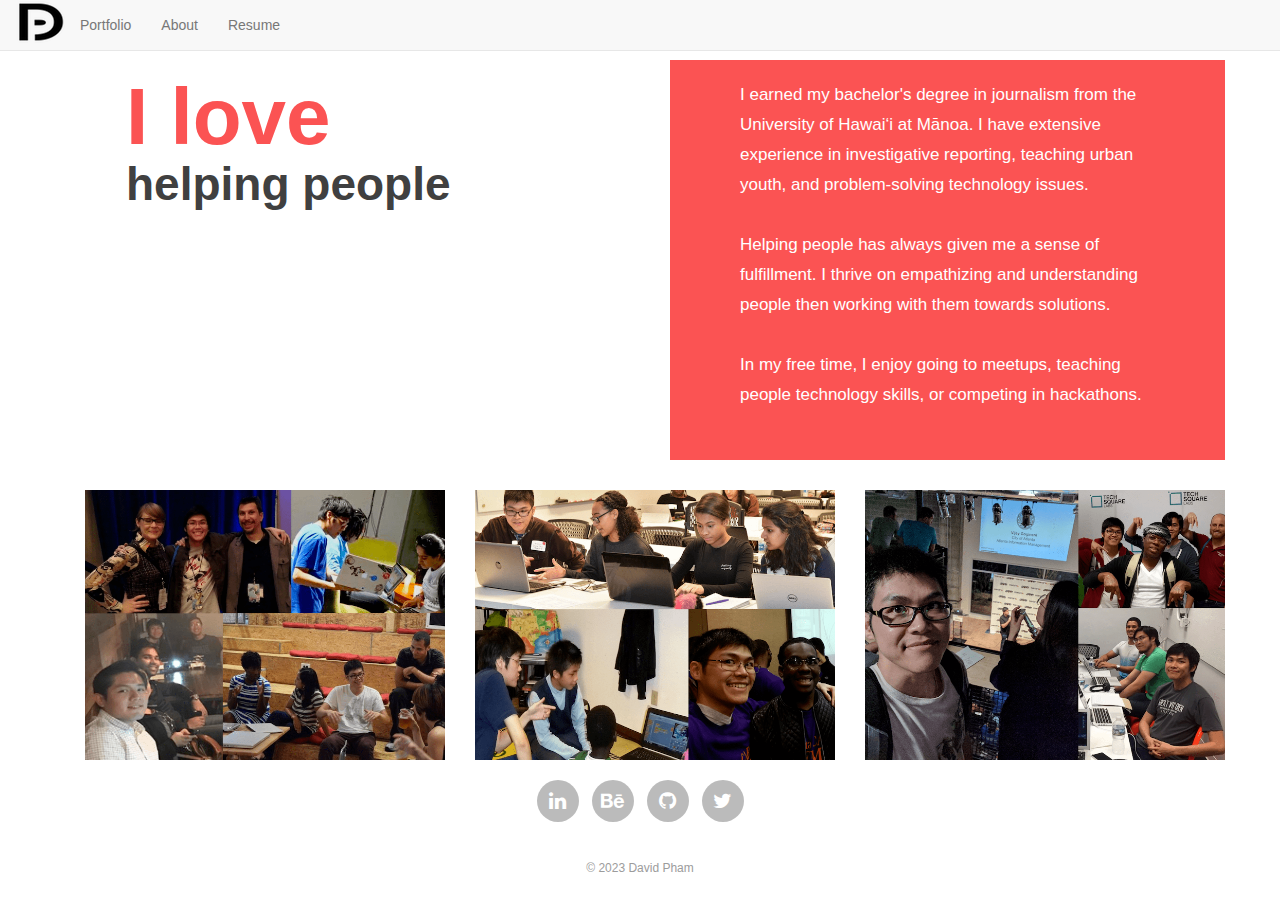
<file: about.html>
<!DOCTYPE HTML><html><head><meta name="viewport" content="width=device-width, initial-scale=1, maximum-scale=1" /><meta charset="utf-8"><meta name="description" content=""><meta name="author" content=""><title> David Pham | About</title><link rel="shortcut icon" href="images/favicon.ico" type="image/x-icon"><link rel="stylesheet" href="css/bootstrap.min.css"><style media="screen">body{padding-top:60px}@media (max-width: 980px){body{padding-top:50%}}</style><link href="css/effects/set2.css" rel="stylesheet" type="text/css"><link href="css/effects/normalize.css" rel="stylesheet" type="text/css"><link href="css/effects/component.css" rel="stylesheet" type="text/css" > <script>(function(i,s,o,g,r,a,m){i['GoogleAnalyticsObject']=r;i[r]=i[r]||function(){(i[r].q=i[r].q||[]).push(arguments)},i[r].l=1*new Date();a=s.createElement(o),m=s.getElementsByTagName(o)[0];a.async=1;a.src=g;m.parentNode.insertBefore(a,m)})(window,document,'script','https://www.google-analytics.com/analytics.js','ga');ga('create','UA-93022791-1','auto');ga('send','pageview');</script> </head><nav class="navbar navbar-default navbar-fixed-top"><div class="container-fluid"><div class="navbar-header"><a class="navbar-brand>img" href="index.html" title="David Pham"><img src="images/logo.png" title="David Pham" alt="David Pham"/></a></div><ul class="nav navbar-nav"><li><a href="index.html">Portfolio</a></li><li><a href="about.html">About</a></li><li><a href="images/ResumeDAVIDPHAM.pdf">Resume</a></li></ul></div> </nav><div class="container"><body> <main role="main-inner-wrapper" class="container"><div class="row"><section class="col-xs-12 col-sm-6 col-md-6 col-lg-6 "><article role="pge-title-content"><header><h2><span>I love</span> helping people</h2></header></article></section><section class="col-xs-12 col-sm-6 col-md-6 col-lg-6"><article class="about-content"><p>I earned my bachelor's degree in journalism from the University of Hawai‘i at Mānoa. I have extensive experience in investigative reporting, teaching urban youth, and problem-solving technology issues.</p><p>Helping people has always given me a sense of fulfillment. I thrive on empathizing and understanding people then working with them towards solutions.</p><p>In my free time, I enjoy going to meetups, teaching people technology skills, or competing in hackathons.</p> </article></section><div class="clearfix"></div><div class="thumbnails-pan"><section class="col-xs-12 col-sm-4 col-md-4 col-lg-4 "><figure><img src="images/about-images/about-image-1.png" class="img-responsive"/><figcaption><h3>Going to</h3><h5>Meetups</h5></figcaption></figure></section><section class="col-xs-12 col-sm-4 col-md-4 col-lg-4 "><figure><img src="images/about-images/about-image-2.png" class="img-responsive"/><figcaption><h3>Teaching to</h3><h5>Urban Youth</h5></figcaption></figure></section><section class="col-xs-12 col-sm-4 col-md-4 col-lg-4 "><figure><img src="images/about-images/about-image-3.png" class="img-responsive"/><figcaption><h3>Competing in</h3><h5>Hackathons</h5></figcaption></figure></section></div></div></main><footer role="footer"><ul role="social-icons"><li><a href="https://www.linkedin.com/in/phamdavid"><i class="fa fa-linkedin" aria-hidden="true"></i></a></li><li><a href="https://www.behance.net/phamous2day"><i class="fa fa-behance" aria-hidden="true"></i></a></li><li><a href="https://github.com/phamous2day"><i class="fa fa-github" aria-hidden="true"></i></a></li><li><a href="https://twitter.com/phamous2day"><i class="fa fa-twitter" aria-hidden="true"></i></a></li></ul><p class="copy-right">&copy; 2023 David Pham</p></footer> <script src="js/jquery.min.js" type="text/javascript"></script> <script src="js/nav.js" type="text/javascript"></script> <script src="js/custom.js" type="text/javascript"></script> <script src="js/effects/masonry.pkgd.min.js" type="text/javascript"></script> <script src="js/effects/imagesloaded.js" type="text/javascript"></script> <script src="js/effects/classie.js" type="text/javascript"></script> <script src="js/effects/AnimOnScroll.js" type="text/javascript"></script> <script src="js/effects/modernizr.custom.js"></script> <script src="js/html5shiv.js" type="text/javascript"></script> </body></html>
</file>
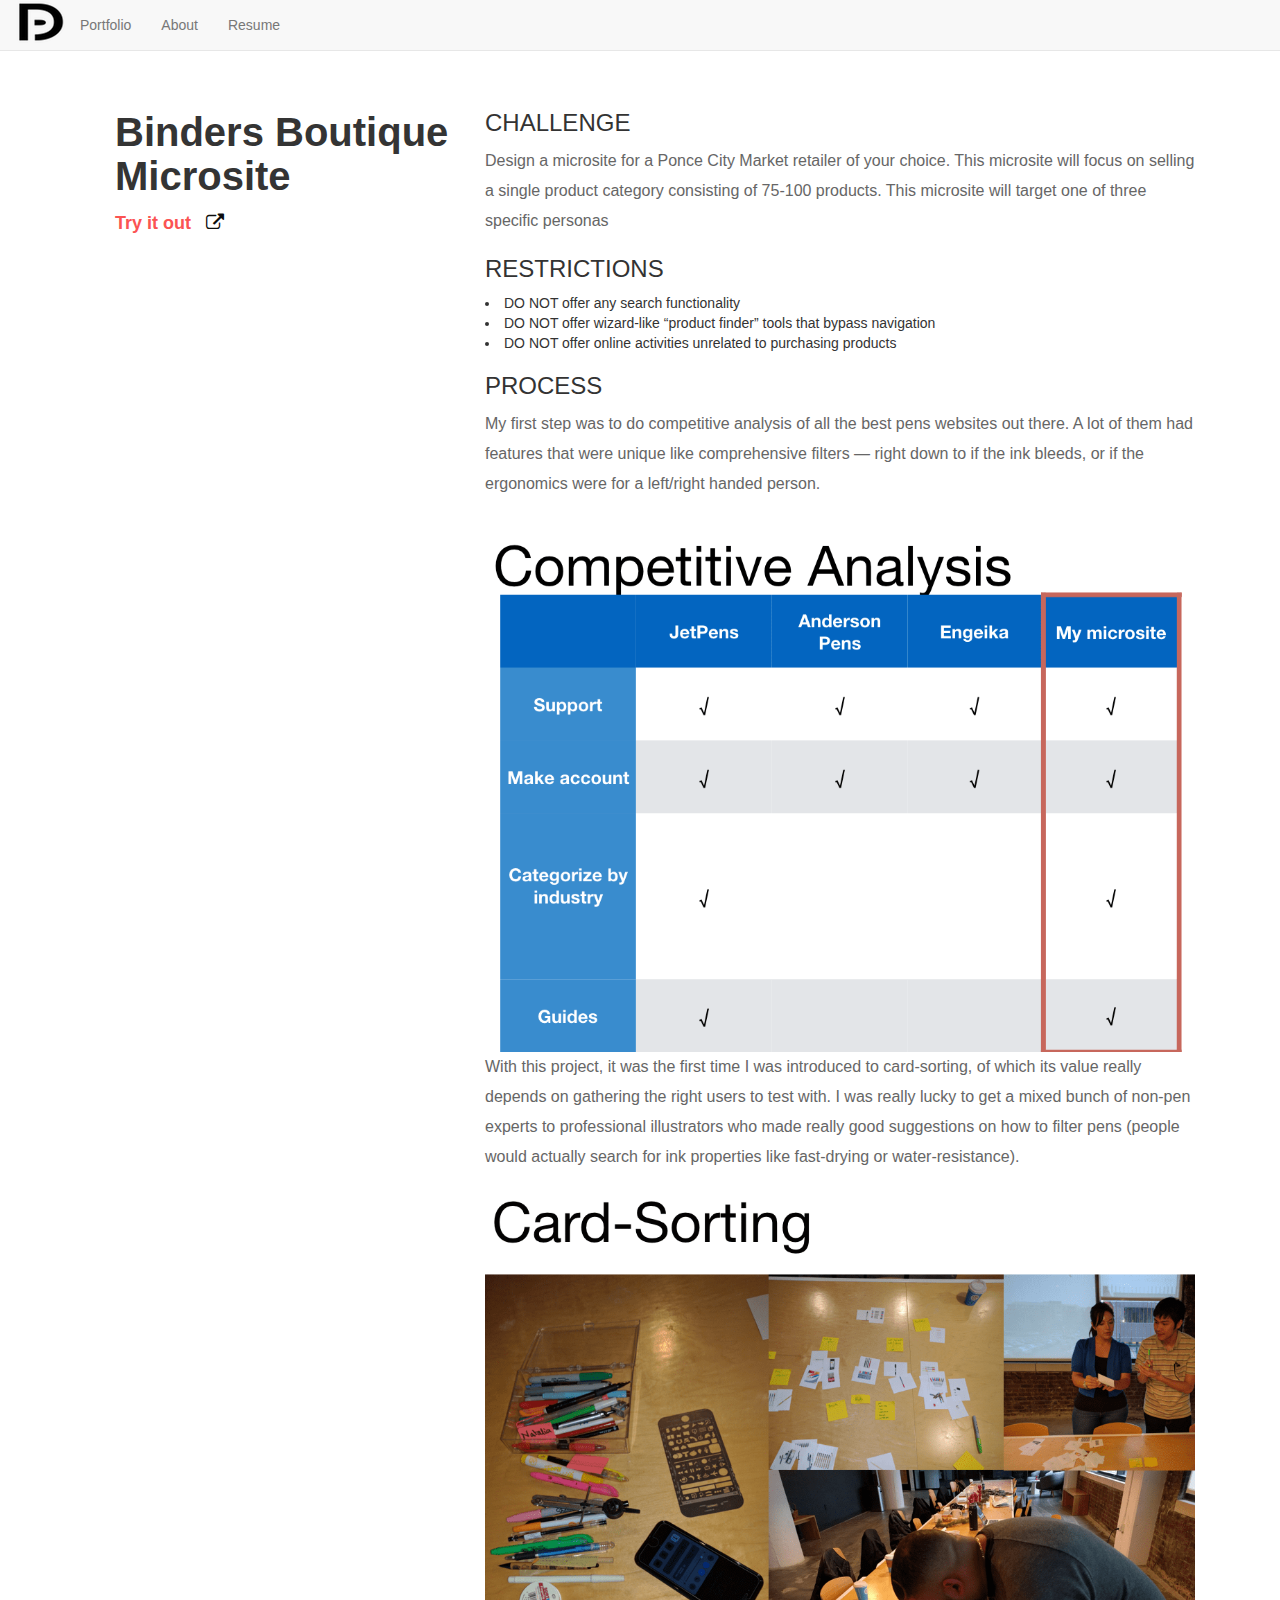
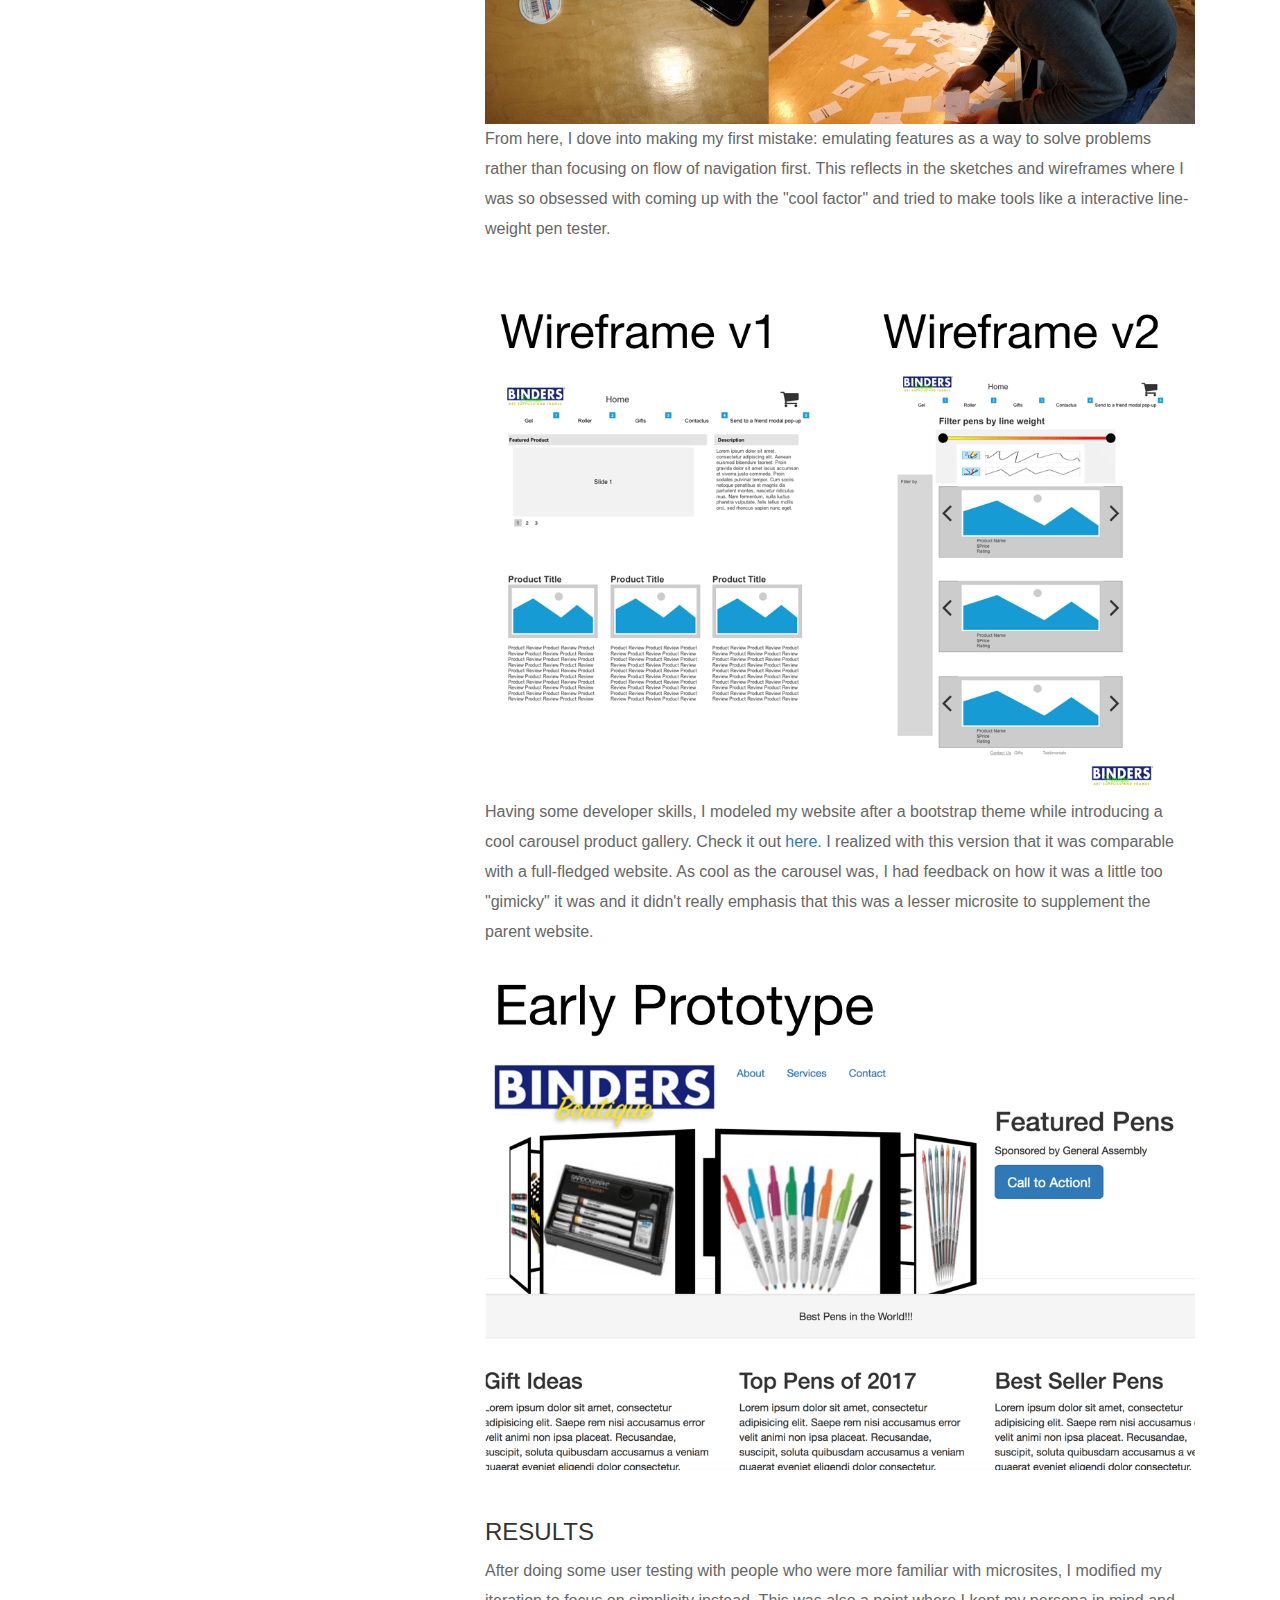
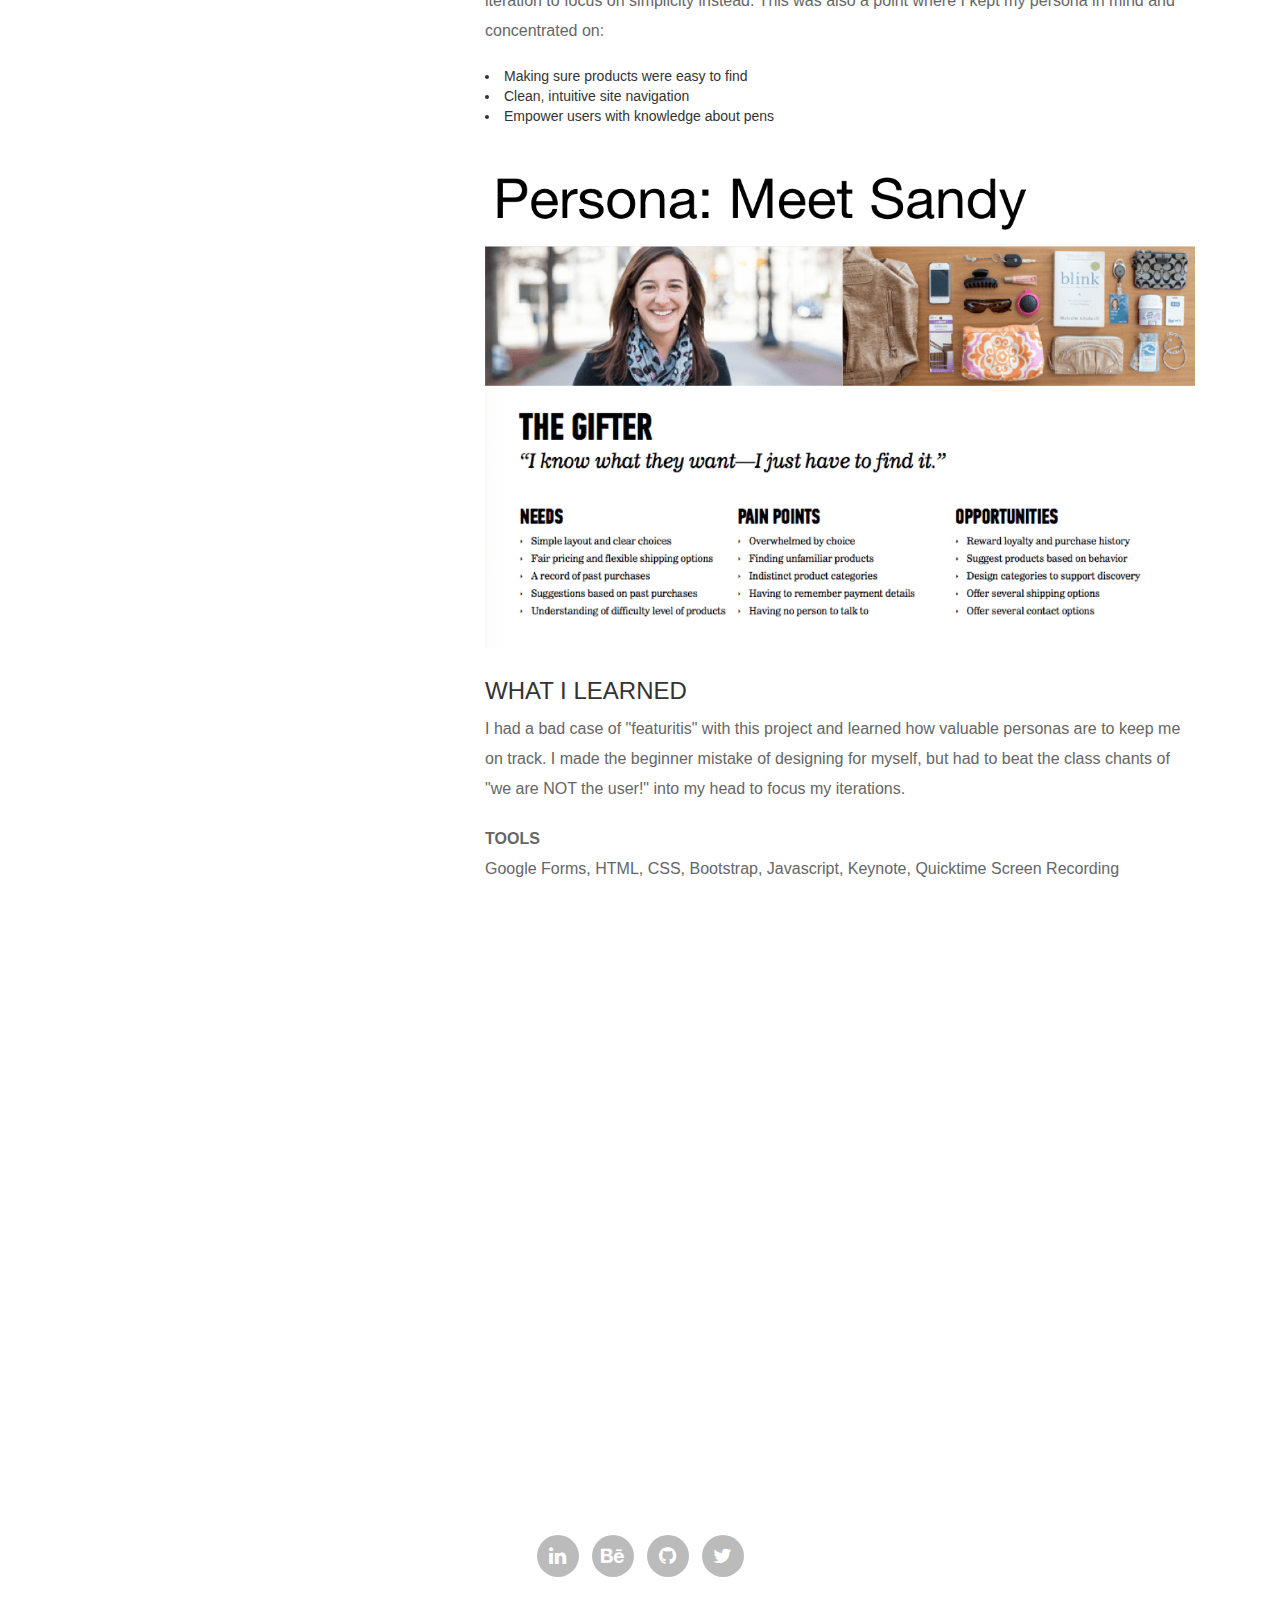
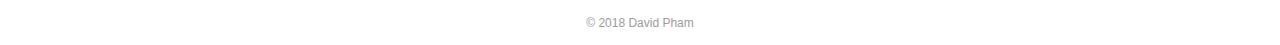
<file: bindersBoutique.html>
<!DOCTYPE HTML><html><head><meta name="viewport" content="width=device-width, initial-scale=1, maximum-scale=1" /><meta charset="utf-8"><meta name="Binders Boutique" content="A case study on creating a microsite"><title>e-commerce microsite</title><link rel="shortcut icon" href="images/favicon.ico" type="image/x-icon"><link rel="stylesheet" href="css/bootstrap.min.css"><style media="screen">body{padding-top:60px}@media (max-width: 980px){body{padding-top:50%}}</style><link href="css/effects/set2.css" rel="stylesheet" type="text/css"><link href="css/effects/normalize.css" rel="stylesheet" type="text/css"><link href="css/effects/component.css" rel="stylesheet" type="text/css" > <script>(function(i,s,o,g,r,a,m){i['GoogleAnalyticsObject']=r;i[r]=i[r]||function(){(i[r].q=i[r].q||[]).push(arguments)},i[r].l=1*new Date();a=s.createElement(o),m=s.getElementsByTagName(o)[0];a.async=1;a.src=g;m.parentNode.insertBefore(a,m)})(window,document,'script','https://www.google-analytics.com/analytics.js','ga');ga('create','UA-93022791-1','auto');ga('send','pageview');</script> </head><nav class="navbar navbar-default navbar-fixed-top"><div class="container-fluid"><div class="navbar-header"><a class="navbar-brand>img" href="index.html" title="David Pham"><img src="images/logo.png" title="David Pham" alt="David Pham"/></a></div><ul class="nav navbar-nav"><li><a href="index.html">Portfolio</a></li><li><a href="about.html">About</a></li><li><a href="images/ResumeDAVIDPHAM.pdf">Resume</a></li></ul></div> </nav><div class="container"><body> <main role="main-inner-wrapper" class="container"><div class="work-details"><div class="row"><div class="col-xs-12 col-sm-12 col-md-4"><header role="work-title"><h2>Binders Boutique Microsite</h2><a href="https://phamous2day.github.io/BindersBoutique/">Try it out <i class="fa fa-external-link" aria-hidden="true"></i></a></header></div><div class="col-xs-12 col-sm-12 col-md-8"><section><h3>CHALLENGE</h3><p>Design a microsite for a Ponce City Market retailer of your choice. This microsite will focus on selling a single product category consisting of 75-100 products. This microsite will target one of three specific personas</p><h3>RESTRICTIONS</h3><ul><li>DO NOT offer any search functionality</li><li>DO NOT offer wizard-like “product finder” tools that bypass navigation</li><li>DO NOT offer online activities unrelated to purchasing products</li></ul><h3>PROCESS</h3><p>My first step was to do competitive analysis of all the best pens websites out there. A lot of them had features that were unique like comprehensive filters — right down to if the ink bleeds, or if the ergonomics were for a left/right handed person.</p> <img src="images/bindersBoutique/bindersBoutique.002.png" class="img-responsive"><p> With this project, it was the first time I was introduced to card-sorting, of which its value really depends on gathering the right users to test with. I was really lucky to get a mixed bunch of non-pen experts to professional illustrators who made really good suggestions on how to filter pens (people would actually search for ink properties like fast-drying or water-resistance).</p><img src="images/bindersBoutique/bindersBoutique.003.png" class="img-responsive"><p>From here, I dove into making my first mistake: emulating features as a way to solve problems rather than focusing on flow of navigation first. This reflects in the sketches and wireframes where I was so obsessed with coming up with the "cool factor" and tried to make tools like a interactive line-weight pen tester.</p><img src="images/bindersBoutique/bindersBoutique.005.png" class="img-responsive"><p>Having some developer skills, I modeled my website after a bootstrap theme while introducing a cool carousel product gallery. Check it out <a href="https://phamous2day.github.io/BindersBoutique/indexCarousel.html"> here.</a> I realized with this version that it was comparable with a full-fledged website. As cool as the carousel was, I had feedback on how it was a little too "gimicky" it was and it didn't really emphasis that this was a lesser microsite to supplement the parent website.</p> <a href="https://phamous2day.github.io/BindersBoutique/indexCarousel.html"><img src="images/bindersBoutique/bindersBoutique.006.png" class="img-responsive"/> </a><h3>RESULTS</h3><p> After doing some user testing with people who were more familiar with microsites, I modified my iteration to focus on simplicity instead. This was also a point where I kept my persona in mind and concentrated on:<ul><li>Making sure products were easy to find</li><li>Clean, intuitive site navigation</li><li>Empower users with knowledge about pens</li> <img src="images/bindersBoutique/bindersBoutique.001.png" class="img-responsive"/></ul></p><h3>WHAT I LEARNED</h3><p> I had a bad case of "featuritis" with this project and learned how valuable personas are to keep me on track. I made the beginner mistake of designing for myself, but had to beat the class chants of "we are NOT the user!" into my head to focus my iterations.</p><p><strong>TOOLS</strong><br/>Google Forms, HTML, CSS, Bootstrap, Javascript, Keynote, Quicktime Screen Recording</p></section></div></div><div class="clearfix"></div><div class="work-images grid"><ul class="grid-lod effect-2" id="grid"><li><iframe src="https://phamous2day.github.io/BindersBoutique/" width="1024" height="500" allowTransparency="true"></iframe></li></ul></div></div></main><footer role="footer"><ul role="social-icons"><li><a href="https://www.linkedin.com/in/phamdavid"><i class="fa fa-linkedin" aria-hidden="true"></i></a></li><li><a href="https://www.behance.net/phamous2day"><i class="fa fa-behance" aria-hidden="true"></i></a></li><li><a href="https://github.com/phamous2day"><i class="fa fa-github" aria-hidden="true"></i></a></li><li><a href="https://twitter.com/phamous2day"><i class="fa fa-twitter" aria-hidden="true"></i></a></li></ul><p class="copy-right">&copy; 2018 David Pham</p></footer> <script src="js/jquery.min.js" type="text/javascript"></script> <script src="js/nav.js" type="text/javascript"></script> <script src="js/custom.js" type="text/javascript"></script> <script src="js/effects/masonry.pkgd.min.js" type="text/javascript"></script> <script src="js/effects/imagesloaded.js" type="text/javascript"></script> <script src="js/effects/classie.js" type="text/javascript"></script> <script src="js/effects/AnimOnScroll.js" type="text/javascript"></script> <script src="js/effects/modernizr.custom.js"></script> <script src="js/html5shiv.js" type="text/javascript"></script> </body></html>
</file>
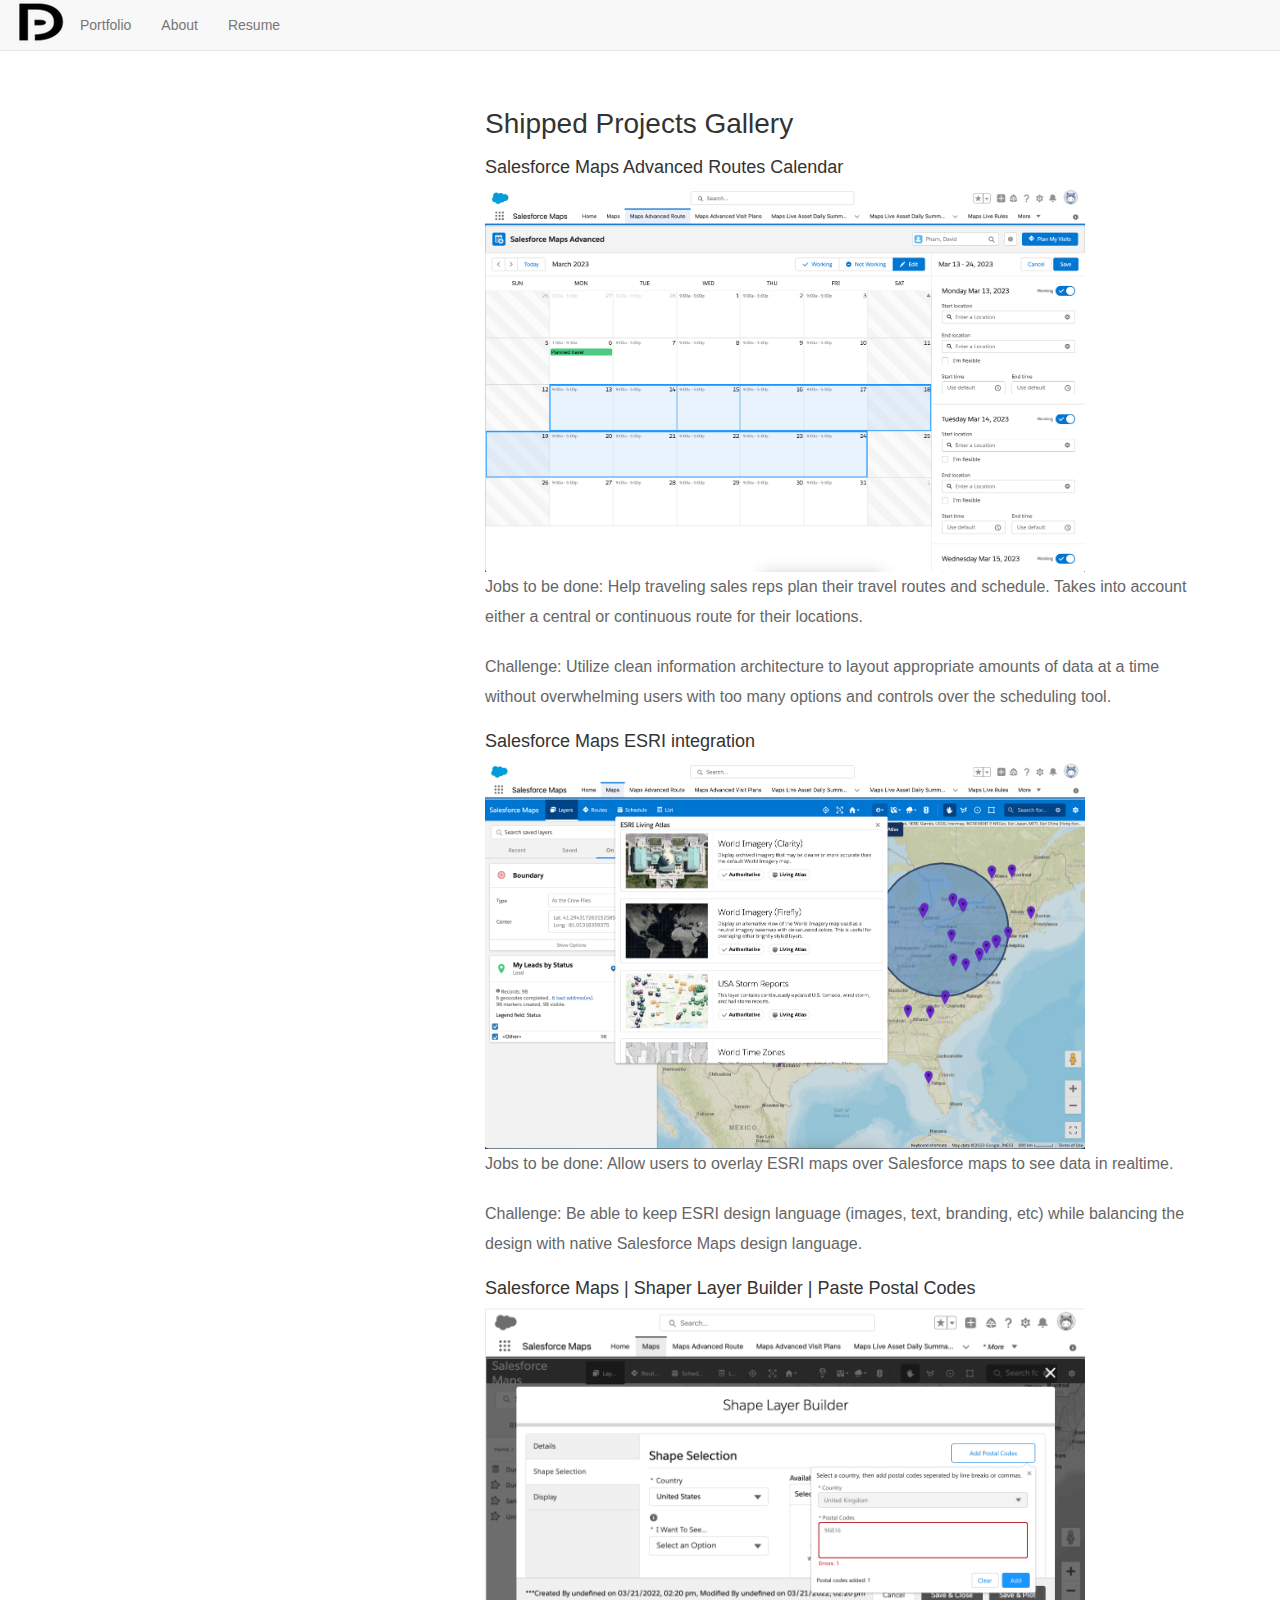
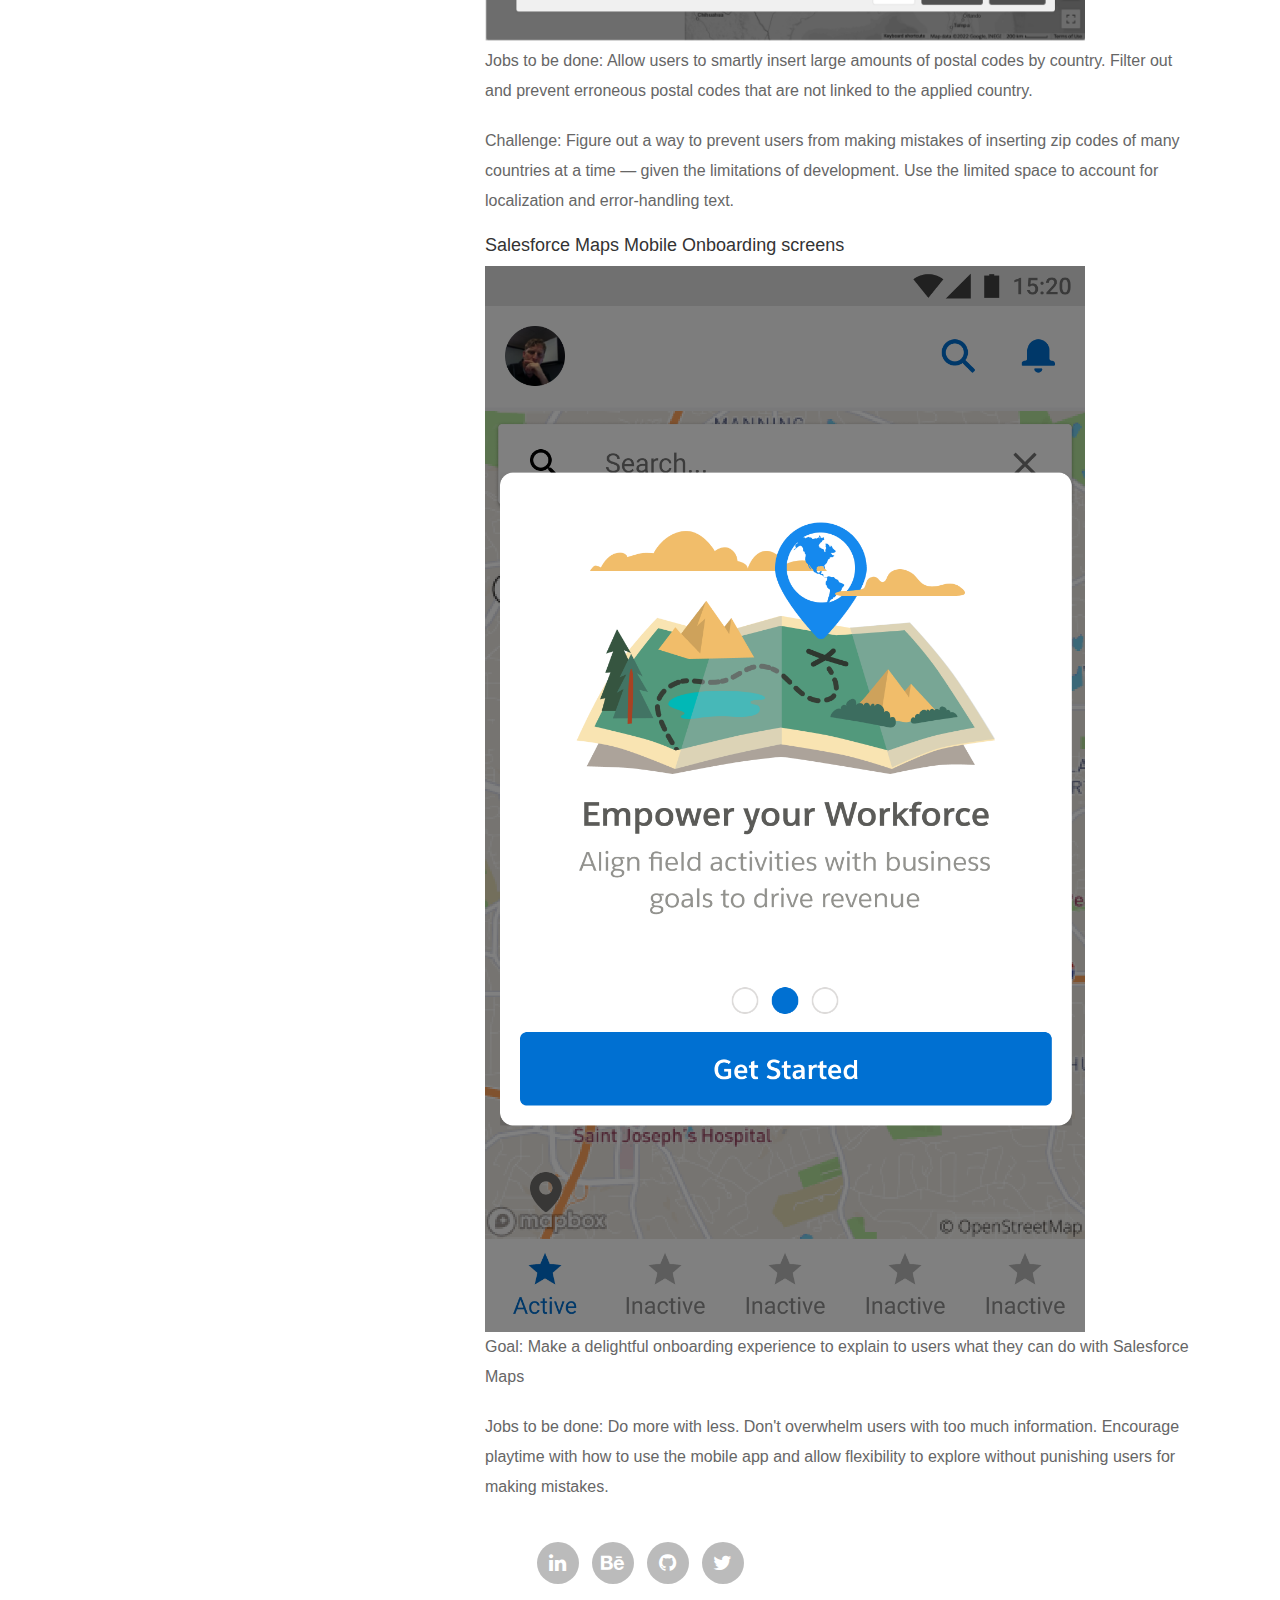
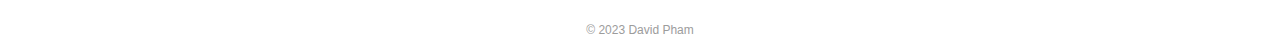
<file: crm.html>
<!DOCTYPE html>
<meta content="width=device-width,initial-scale=1,maximum-scale=1" name=viewport>
<meta charset=utf-8>
<meta content="Salesforce products shipped name= "Salesforce products shipped">
<title>Salesforce products shipped</title>
<link href=images/favicon.ico rel="shortcut icon" type=image/x-icon>
<link href=css/bootstrap.min.css rel=stylesheet>
<style media=screen>
   body {
   padding-top: 60px
   }
   @media (max-width:980px) {
   body {
   padding-top: 50%
   }
   }
   iframe {
   overflow: hidden
   }
   div.gallery {
   border: 1px solid #ccc;
   }
   div.gallery:hover {
   border: 1px solid #777;
   }
   div.gallery img {
   width: 100%;
   height: auto;
   }
   div.desc {
   padding: 15px;
   text-align: center;
   }
   * {
   box-sizing: border-box;
   }
   .responsive {
   padding: 0 6px;
   float: left;
   width: 24.99999%;
   }
   @media only screen and (max-width: 700px) {
   .responsive {
   width: 49.99999%;
   margin: 6px 0;
   }
   }
   @media only screen and (max-width: 500px) {
   .responsive {
   width: 100%;
   }
   }
   .clearfix:after {
   content: "";
   display: table;
   clear: both;
   }
</style>
<link href=css/effects/set2.css rel=stylesheet>
<link href=css/effects/normalize.css rel=stylesheet>
<link href=css/effects/component.css rel=stylesheet>
<script>
   ! function(e, a, t, n, g, c, o) {
       e.GoogleAnalyticsObject = g, e.ga = e.ga || function() {
           (e.ga.q = e.ga.q || []).push(arguments)
       }, e.ga.l = 1 * new Date, c = a.createElement(t), o = a.getElementsByTagName(t)[0], c.async = 1, c.src = "https://www.google-analytics.com/analytics.js", o.parentNode.insertBefore(c, o)
   }(window, document, "script", 0, "ga"), ga("create", "UA-93022791-1", "auto"), ga("send", "pageview")
</script>
<nav class="navbar navbar-default navbar-fixed-top">
   <div class=container-fluid>
      <div class=navbar-header><a href=index.html class="navbar-brand>img" title="David Pham"><img alt="David Pham" src=images/logo.png title="David Pham"></a></div>
      <ul class="nav navbar-nav">
         <li><a href=index.html>Portfolio</a>
         <li><a href=about.html>About</a>
         <li><a href=images/ResumeDAVIDPHAM.pdf>Resume</a>
      </ul>
   </div>
</nav>
<div class=container>
<main class=container role=main-inner-wrapper>
   <div class=work-details>
      <div class=row>
         <div class="col-sm-12 col-xs-12 col-md-4">
            <!-- <header role=work-title>
               <h2>Dive Log</h2><a href=https://phamous2day.github.io/UXcapstone/#/screens>Try it out <i aria-hidden=true class="fa fa-external-link"></i></a>
               </header> -->
         </div>
         <div class="col-xs-12 col-sm-12 col-md-8">
            <section>
               <h1>Shipped Projects Gallery</h1>
               <h4>Salesforce Maps Advanced Routes Calendar</h4>
               <img src="images/salesforce/salesforce1.png" class="img-responsive" width="600" height="auto">
               <p>Jobs to be done:
                  Help traveling sales reps plan their travel routes and schedule. Takes into account either a central or continuous route for their locations.
               </p>
               <p>Challenge:
                  Utilize clean information architecture to layout appropriate amounts of data at a time without overwhelming users with too many options and controls over the scheduling tool.
               </p>
               <h4>Salesforce Maps ESRI integration</h4>
               <img src="images/salesforce/salesforce2.png" class="img-responsive" width="600" height="auto">
               <p>Jobs to be done:
                  Allow users to overlay ESRI maps over Salesforce maps to see data in realtime.
               </p>
               <p>Challenge:
                  Be able to keep ESRI design language (images, text, branding, etc) while balancing the design with native Salesforce Maps design language.
               </p>
               <h4>Salesforce Maps | Shaper Layer Builder | Paste Postal Codes</h4>
               <img src="images/salesforce/salesforce3.png" class="img-responsive" width="600" height="auto">
               <p>Jobs to be done:
                  Allow users to smartly insert large amounts of postal codes by country. Filter out and prevent erroneous postal codes that are not linked to the applied country.
               </p>
               <p>Challenge:
                  Figure out a way to prevent users from making mistakes of inserting zip codes of many countries at a time — given the limitations of development. Use the limited space to account for localization and error-handling text. 
               </p>
               <h4>Salesforce Maps Mobile Onboarding screens</h4>
               <img src="images/salesforce/salesforce4.png" class="img-responsive" width="600" height="auto">
               <p>Goal:
                  Make a delightful onboarding experience to explain to users what they can do with Salesforce Maps
               </p>
               <p>Jobs to be done:
                  Do more with less. Don't overwhelm users with too much information. Encourage playtime with how to use the mobile app and allow flexibility to explore without punishing users for making mistakes.
               </p>
               <!-- <div class="responsive">
                  <div class="gallery">
                    <a target="_blank" href="images/salesforce/salesforce5.png">
                      <img src="images/salesforce/salesforce5.png" class="img-responsive" width="600" height="auto">
                    </a>
                    <div class="desc">Geolocation permission settings</div>
                  </div>
                  </div> -->
               <div class="clearfix"></div>
            </section>
         </div>
      </div>
      <div class=clearfix></div>
   </div>
</main>
<footer role=footer>
   <ul role=social-icons>
      <li><a href=https://www.linkedin.com/in/phamdavid><i aria-hidden=true class="fa fa-linkedin"></i></a>
      <li><a href=https://www.behance.net/phamous2day><i aria-hidden=true class="fa fa-behance"></i></a>
      <li><a href=https://github.com/phamous2day><i aria-hidden=true class="fa fa-github"></i></a>
      <li><a href=https://twitter.com/phamous2day><i aria-hidden=true class="fa fa-twitter"></i></a>
   </ul>
   <p class=copy-right>© 2023 David Pham
</footer>
<script src=js/jquery.min.js></script>
<script src=js/nav.js></script>
<script src=js/custom.js></script>
<script src=js/effects/masonry.pkgd.min.js></script>
<script src=js/effects/imagesloaded.js></script>
<script src=js/effects/classie.js></script>
<script src=js/effects/AnimOnScroll.js></script>
<script src=js/effects/modernizr.custom.js></script>
<script src=js/html5shiv.js></script>
</file>
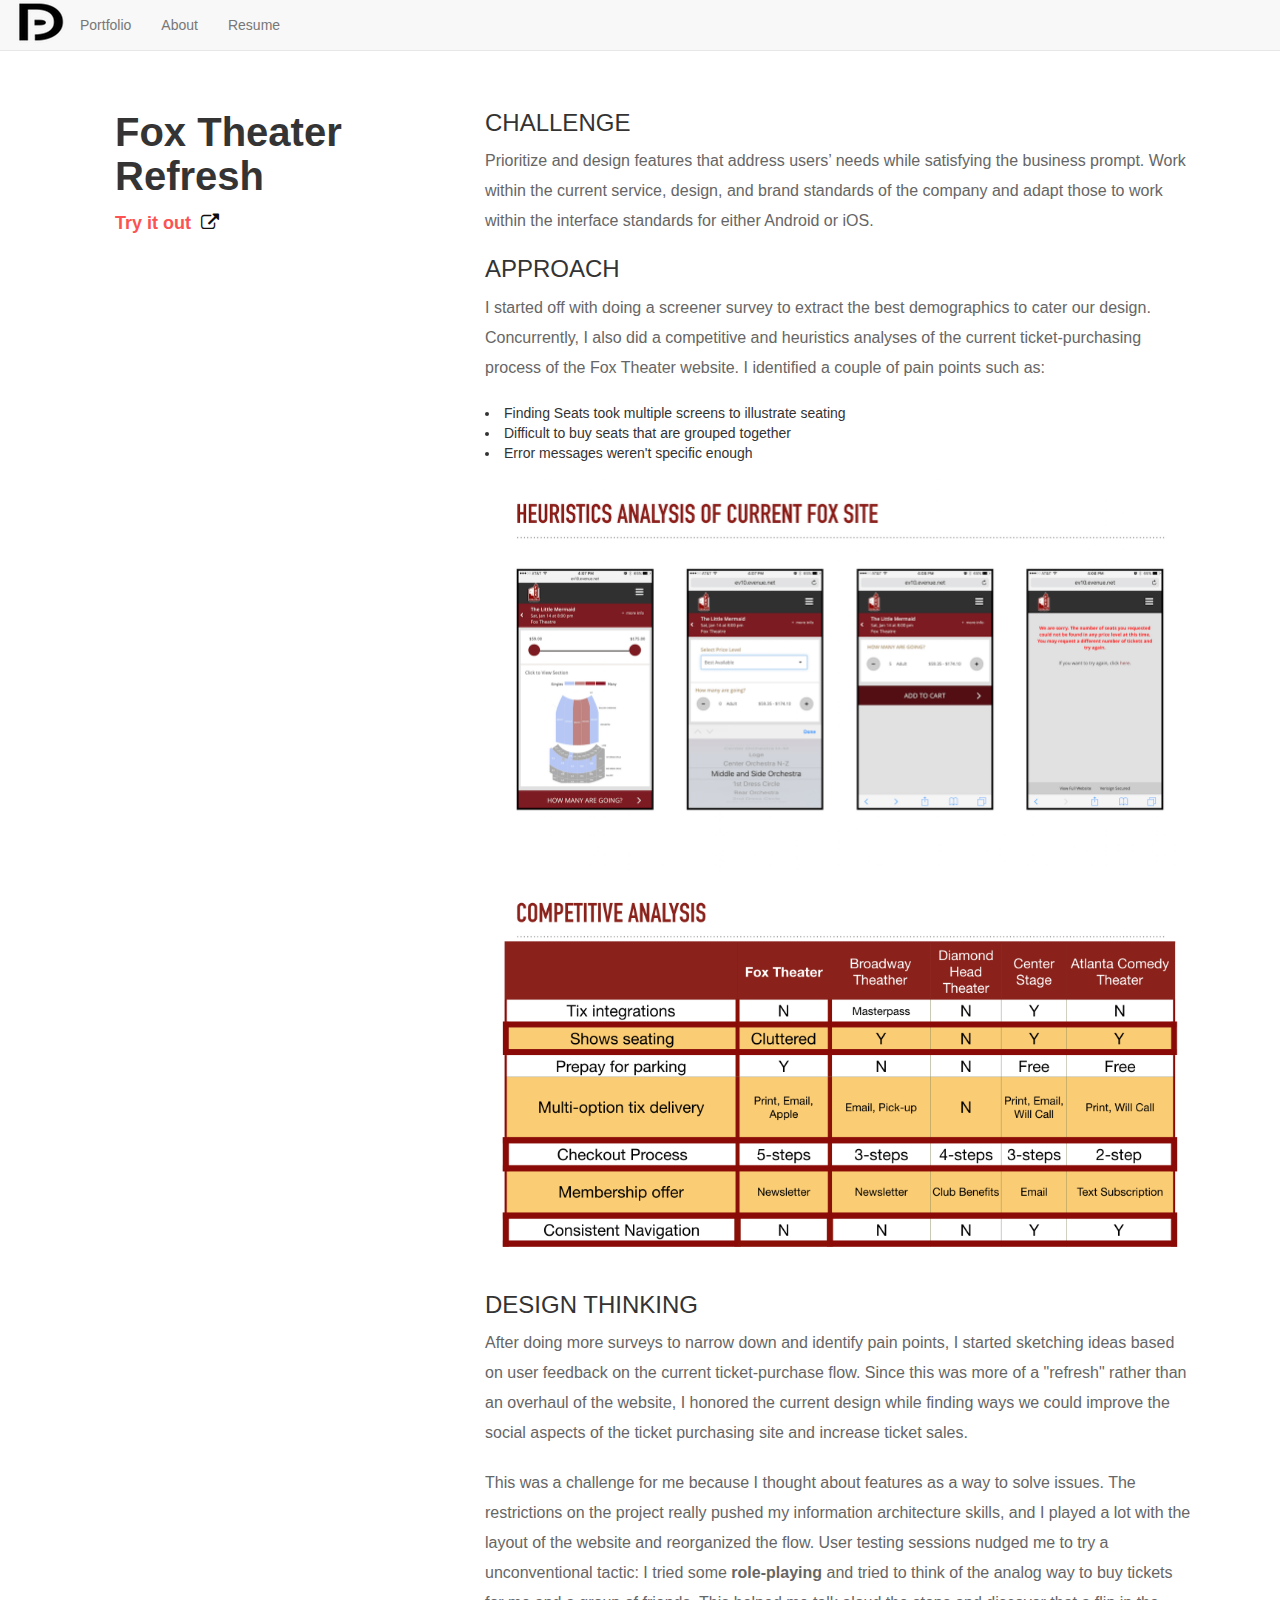
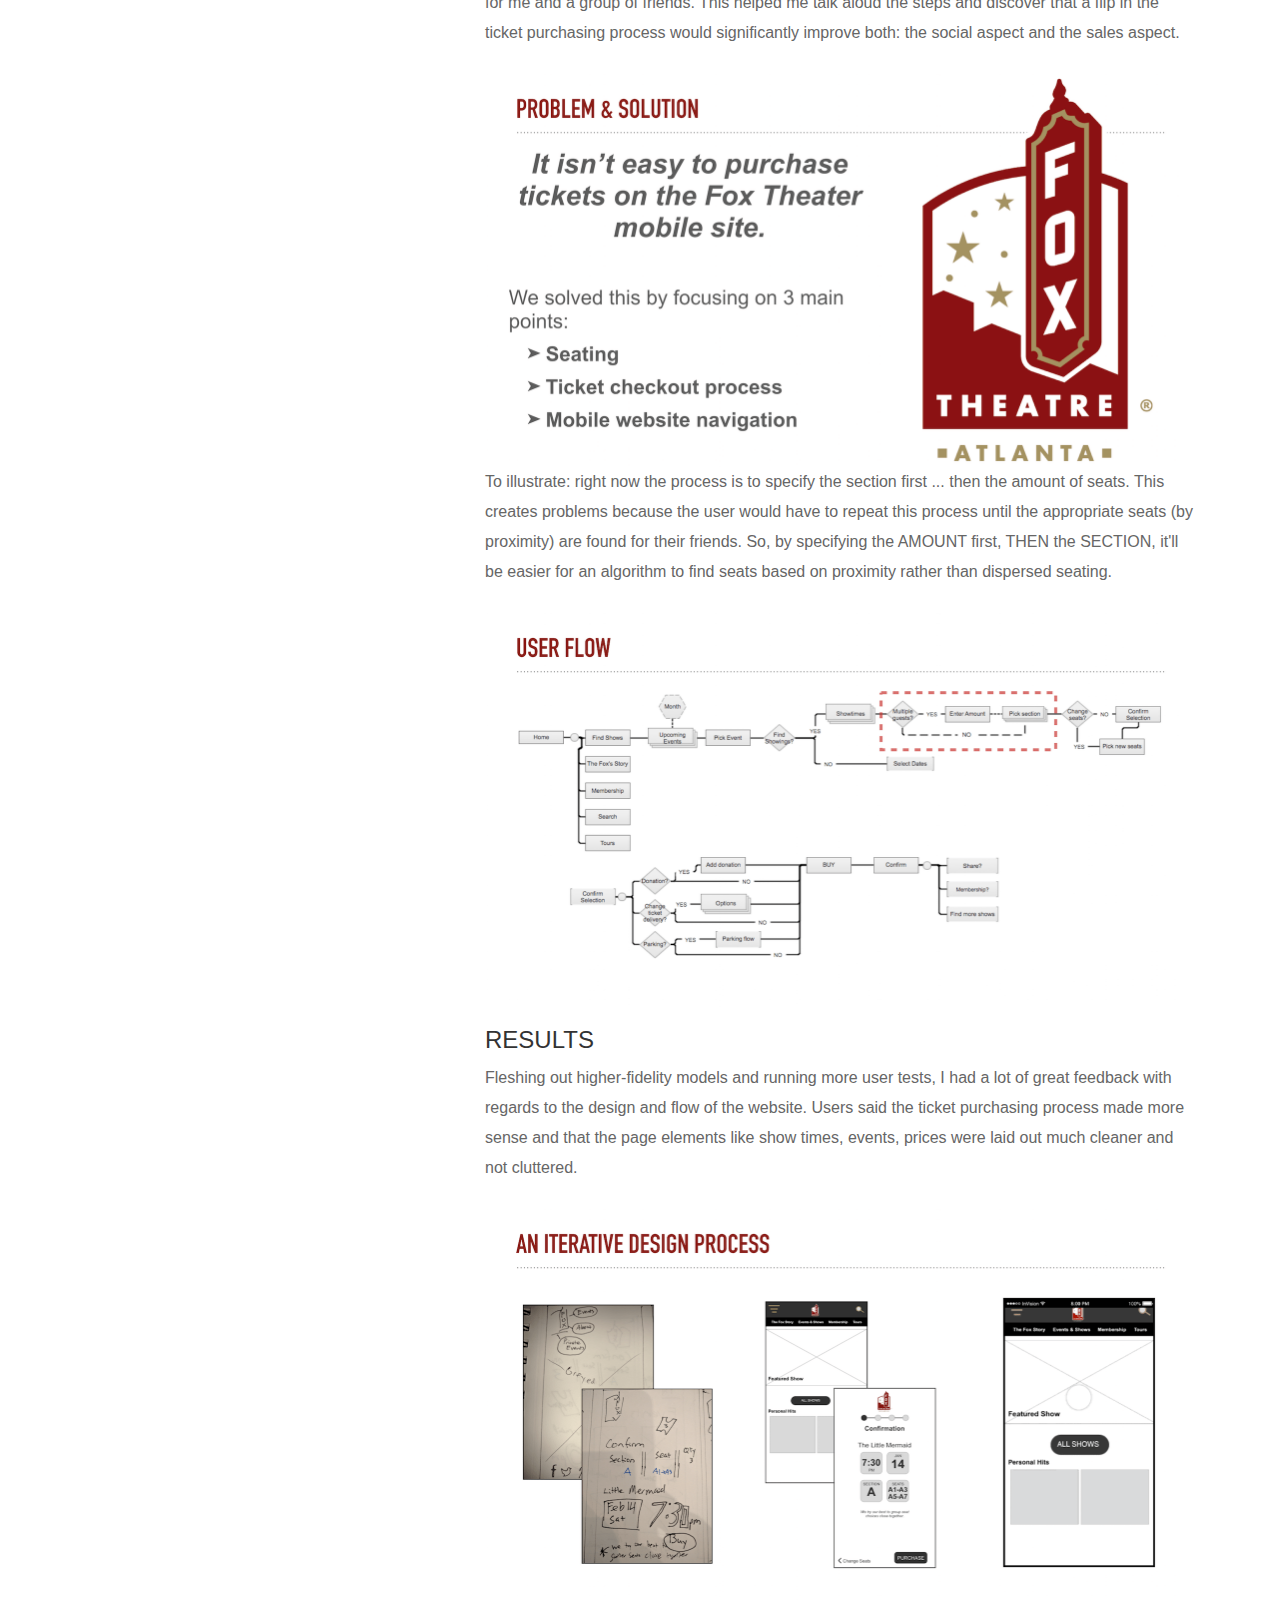
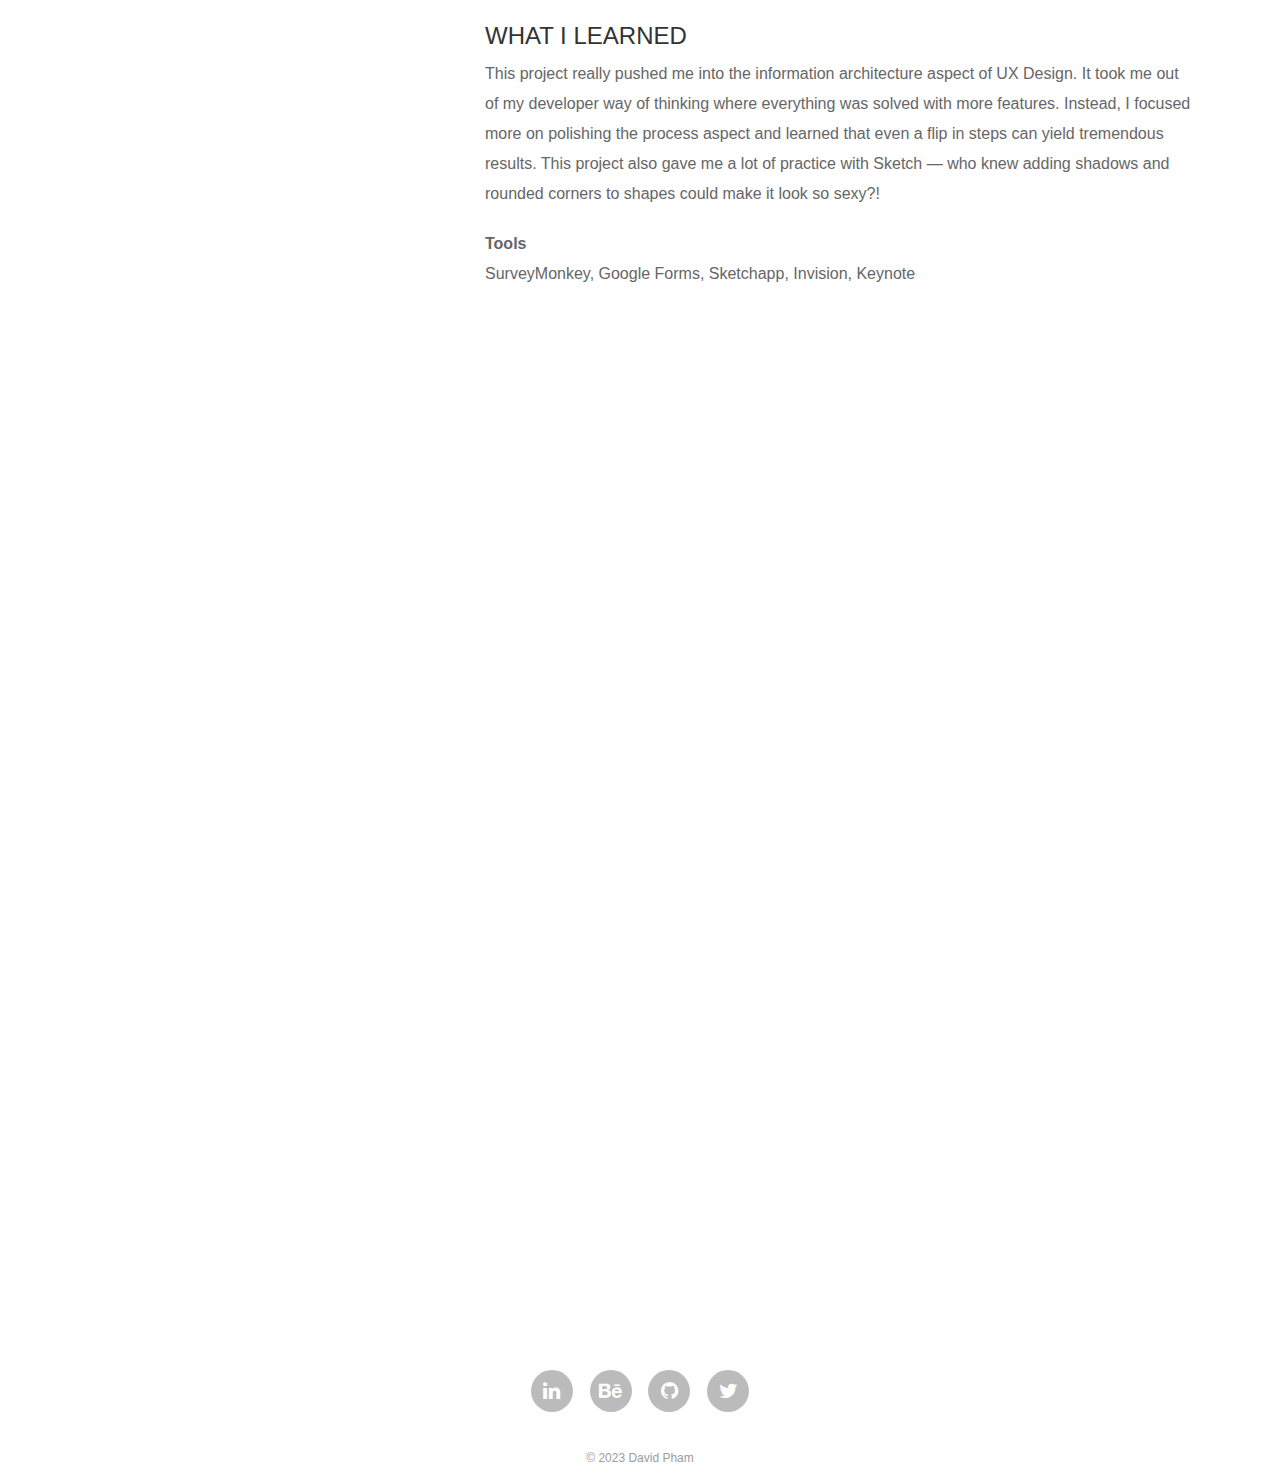
<file: foxTheater.html>
<!DOCTYPE HTML>

<html>

<head>

  <meta name="viewport" content="width=device-width, initial-scale=1, maximum-scale=1" />

  <meta charset="utf-8">

  <!-- Description, Keywords and Author -->

  <meta name="Fox Theater" content="A case study about the Fox Theater">




  <title> Fox Theater </title>

  <link rel="shortcut icon" href="images/favicon.ico" type="image/x-icon">

  <!-- bootstrap -->
<link rel="stylesheet" href="css/bootstrap.min.css">

  <!-- Stop navbar fixed from covering header -->
  <style media="screen">
  body {padding-top: 60px;}
  @media (max-width: 980px) {
    body {padding-top: 50%;}}
  </style>



  <!-- font-awesome -->
  <link href="css/effects/set2.css" rel="stylesheet" type="text/css">
  <link href="css/effects/normalize.css" rel="stylesheet" type="text/css">
  <link href="css/effects/component.css"  rel="stylesheet" type="text/css" >


  <!-- analytics -->

  <script>
  (function(i,s,o,g,r,a,m){i['GoogleAnalyticsObject']=r;i[r]=i[r]||function(){
    (i[r].q=i[r].q||[]).push(arguments)},i[r].l=1*new Date();a=s.createElement(o),
    m=s.getElementsByTagName(o)[0];a.async=1;a.src=g;m.parentNode.insertBefore(a,m)
  })(window,document,'script','https://www.google-analytics.com/analytics.js','ga');
  ga('create', 'UA-93022791-1', 'auto');
  ga('send', 'pageview');
  </script>
</head>


<!-- Navigation Menu -->
<nav class="navbar navbar-default navbar-fixed-top">
  <div class="container-fluid">
    <div class="navbar-header">

      <a class="navbar-brand>img" href="index.html" title="David Pham"><img src="images/logo.png" title="David Pham" alt="David Pham"/></a>
    </div>
    <ul class="nav navbar-nav">

      <li><a href="index.html">Portfolio</a></li>
      <li><a href="about.html">About</a></li>
      <li><a href="images/ResumeDAVIDPHAM.pdf">Resume</a></li>
    </ul>
  </div>
</nav>


<div class="container">
  <body>



  <!-- main -->

  <main role="main-inner-wrapper" class="container">







    <!-- work details -->

    <div class="work-details">



      <div class="row">

        <div class="col-xs-12 col-sm-12 col-md-4">

          <header role="work-title">

            <h2>Fox Theater Refresh</h2>

            <a href="https://phamous2day.github.io/foxPrototype/#/screens">Try it out<i class="fa fa-external-link" aria-hidden="true"></i></a>

          </header>

        </div>

        <div class="col-xs-12 col-sm-12 col-md-8">

          <section>
            <h3>CHALLENGE</h3>
            <p>
              Prioritize and design features that address users’ needs while satisfying the business prompt.
              Work within the current service, design, and brand standards of the company and adapt those to work within the interface standards for either Android or iOS.
            </p>

            <h3>APPROACH</h3>
            <p>
              I started off with doing a screener survey to extract the best demographics to cater our design. Concurrently, I also did a competitive and heuristics analyses of the current ticket-purchasing process of the Fox Theater website. I identified a couple of pain points such as:
            </p>
            <ul>
              <li>Finding Seats took multiple screens to illustrate seating</li>
              <li>Difficult to buy seats that are grouped together</li>
              <li>Error messages weren't specific enough</li>
            </ul>
            <img src="images/foxTheater/4.png" alt="" class="img-responsive"/>
            <img src="images/foxTheater/5.png" alt="" class="img-responsive"/>

            <h3>DESIGN THINKING</h3>
            <p>
              After doing more surveys to narrow down and identify pain points, I started sketching ideas based on user feedback on the current ticket-purchase flow. Since this was more of a "refresh" rather than an overhaul of the website, I honored the current design while finding ways we could improve the social aspects of the ticket purchasing site and increase ticket sales.
            </p>
            <p>This was a challenge for me because I thought about features as a way to solve issues. The restrictions on the project really pushed my information architecture skills, and I played a lot with the layout of the website and reorganized the flow. User testing sessions nudged me to try a unconventional tactic: I tried some <strong> role-playing </strong> and tried to think of the analog way to buy tickets for me and a group of friends. This helped me talk aloud the steps and discover that a flip in the ticket purchasing process would significantly improve both: the social aspect and the sales aspect.</p>
            <img src="images/foxTheater/8.png" alt="" class="img-responsive"/>


            <p>To illustrate: right now the process is to specify the section first ... then the amount of  seats. This creates problems because the user would have to repeat this process until the appropriate seats (by proximity) are found for their friends. So, by specifying the AMOUNT first, THEN the SECTION, it'll be easier for an algorithm to find seats based on proximity rather than dispersed seating.</p>
            <img src="images/foxTheater/9.png" alt="" class="img-responsive"/>

            <h3>RESULTS</h3>
            <p>
              Fleshing out higher-fidelity models and running more user tests, I had a lot of great feedback with regards to the design and flow of the website. Users said the ticket purchasing process made more sense and that the page elements like show times, events, prices were laid out much cleaner and not cluttered.
            </p>
            <img src="images/foxTheater/11.png" alt="" class="img-responsive"/>

            <h3>WHAT I LEARNED</h3>
            <p>
              This project really pushed me into the information architecture aspect of UX Design. It took me out of my developer way of thinking where everything was solved with more features. Instead, I focused more on polishing the process aspect and learned that even a flip in steps can yield tremendous results. This project also gave me a lot of practice with Sketch — who knew adding shadows and rounded corners to shapes could make it look so sexy?!
            </p>

            <p><strong>Tools</strong><br/>

              SurveyMonkey, Google Forms, Sketchapp, Invision, Keynote</p>

            </section>

          </div>

        </div>

        <div class="clearfix"></div>



        <div class="work-images grid">

          <ul class="grid-lod effect-2" id="grid">
            <!-- Embedding the clickable invision prototype -->
            <li>
              <iframe width="438" height="930" float="left" src="//phamous2day.github.io/foxPrototype/" frameborder="0" allowfullscreen></iframe>
            </li>



          </ul>

        </div>



      </div>

      <!-- work details ends here -->

    </main>

    <!-- main -->

    <!-- footer -->

    <footer role="footer">

      <!-- logo -->

      <!-- <h1>
      <a href="index.html" title="David Pham"><img src="images/logo.png" title="David Pham" alt="thedavidpham.com"/></a>
    </h1> -->


    <ul role="social-icons">
      <li><a href="https://www.linkedin.com/in/phamdavid"><i class="fa fa-linkedin" aria-hidden="true"></i></a></li>
      <li><a href="https://www.behance.net/phamous2day"><i class="fa fa-behance" aria-hidden="true"></i></a></li>
      <li><a href="https://github.com/phamous2day"><i class="fa fa-github" aria-hidden="true"></i></a></li>
      <li><a href="https://twitter.com/phamous2day"><i class="fa fa-twitter" aria-hidden="true"></i></a></li>
    </ul>

    <p class="copy-right">&copy; 2023  David Pham</p>

    </footer>

    <!-- footer -->



    <!-- jQuery (necessary for Bootstraps JavaScript plugins) -->

    <script src="js/jquery.min.js" type="text/javascript"></script>

    <!-- custom -->
    <script src="js/nav.js" type="text/javascript"></script>
    <script src="js/custom.js" type="text/javascript"></script>

    <!-- Include all compiled plugins (below), or include individual files as needed -->
    <script src="js/effects/masonry.pkgd.min.js"  type="text/javascript"></script>
    <script src="js/effects/imagesloaded.js"  type="text/javascript"></script>
    <script src="js/effects/classie.js"  type="text/javascript"></script>
    <script src="js/effects/AnimOnScroll.js"  type="text/javascript"></script>
    <script src="js/effects/modernizr.custom.js"></script>

    <!-- jquery.countdown -->
    <script src="js/html5shiv.js" type="text/javascript"></script>

    </body>

    </html>
</file>
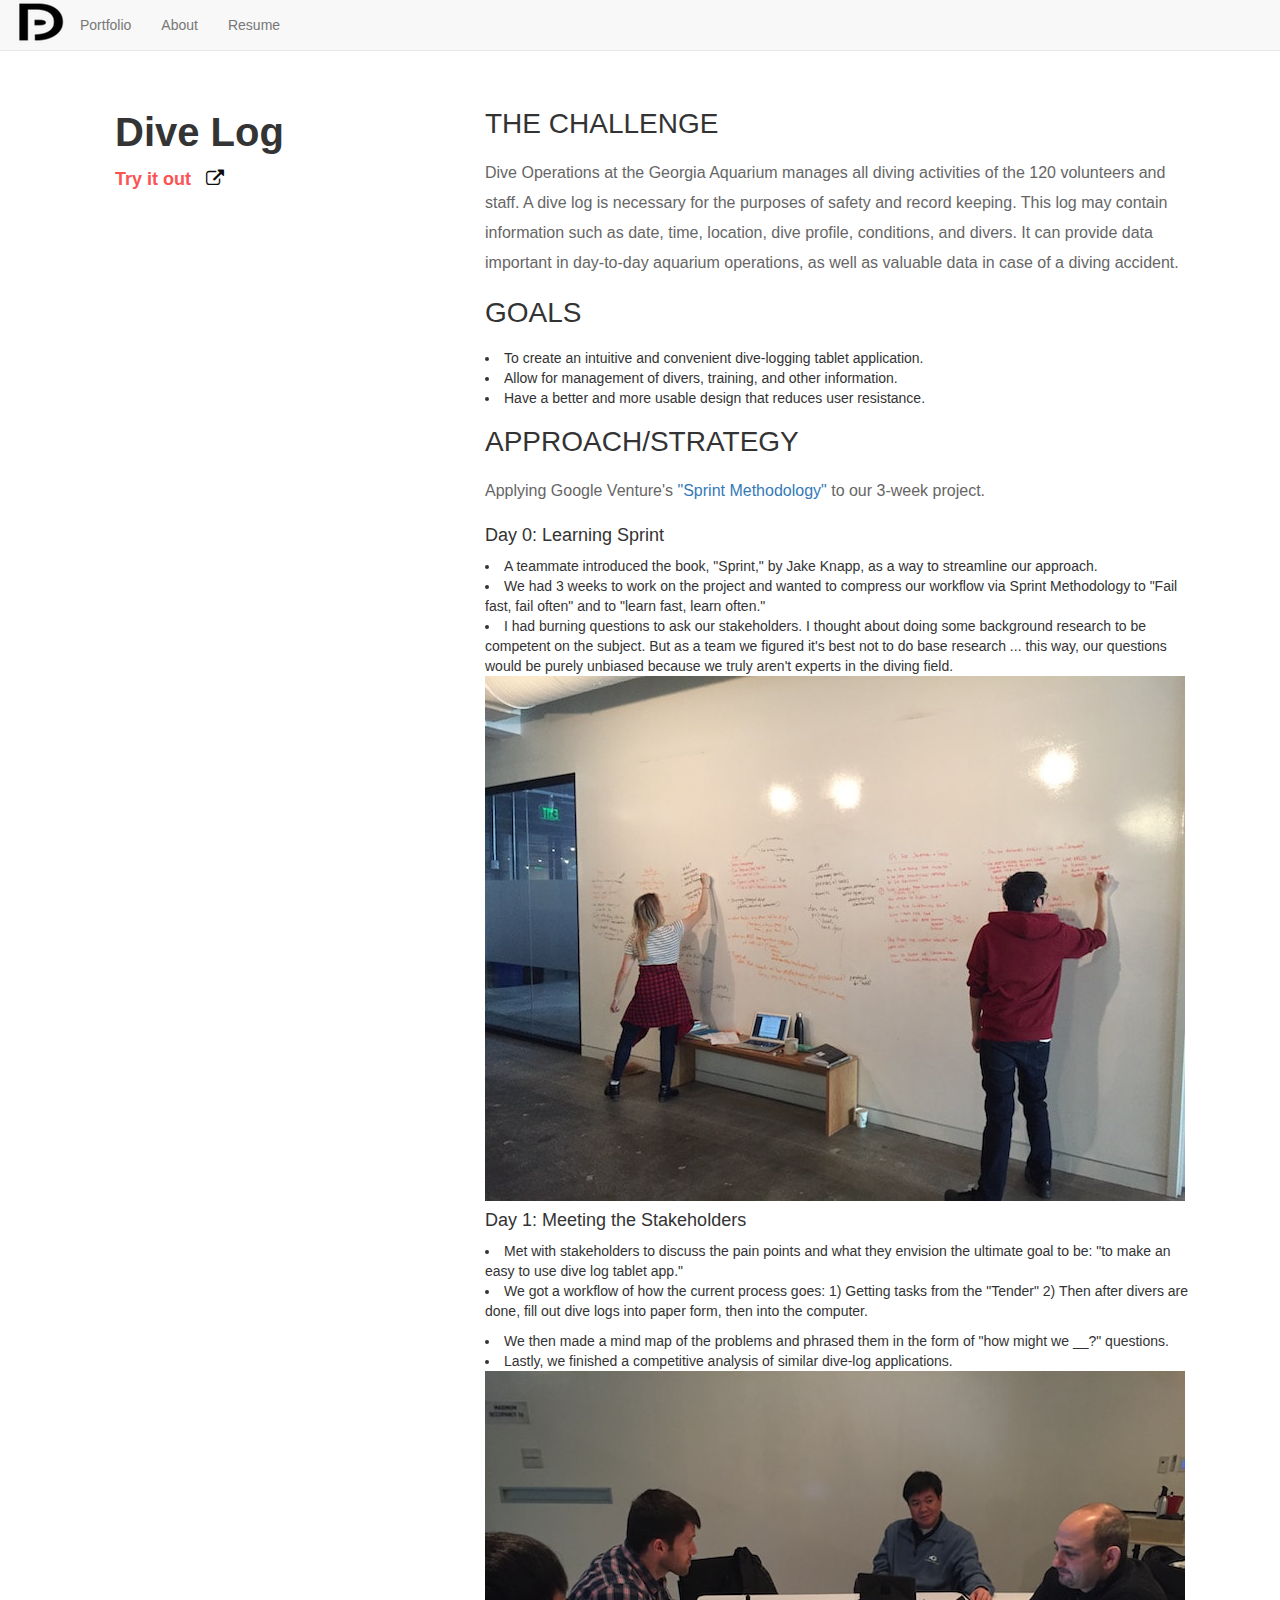
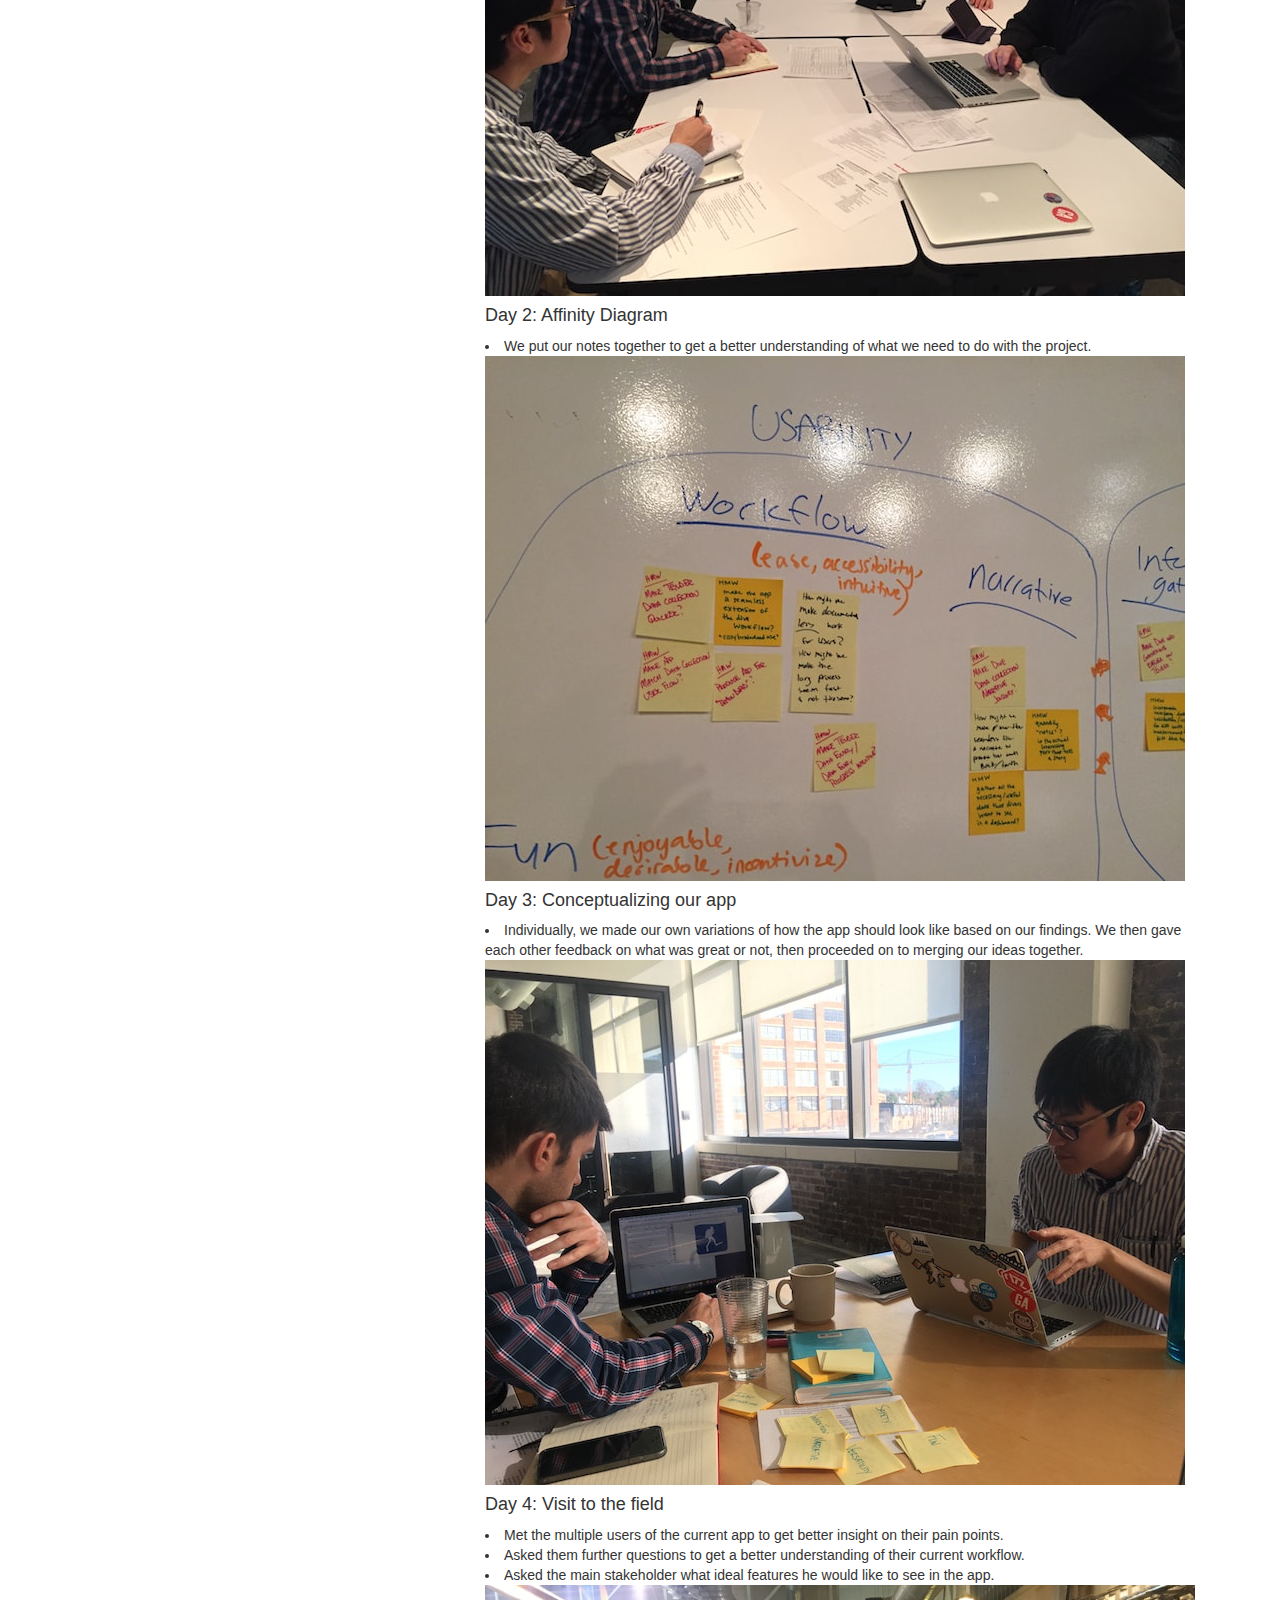
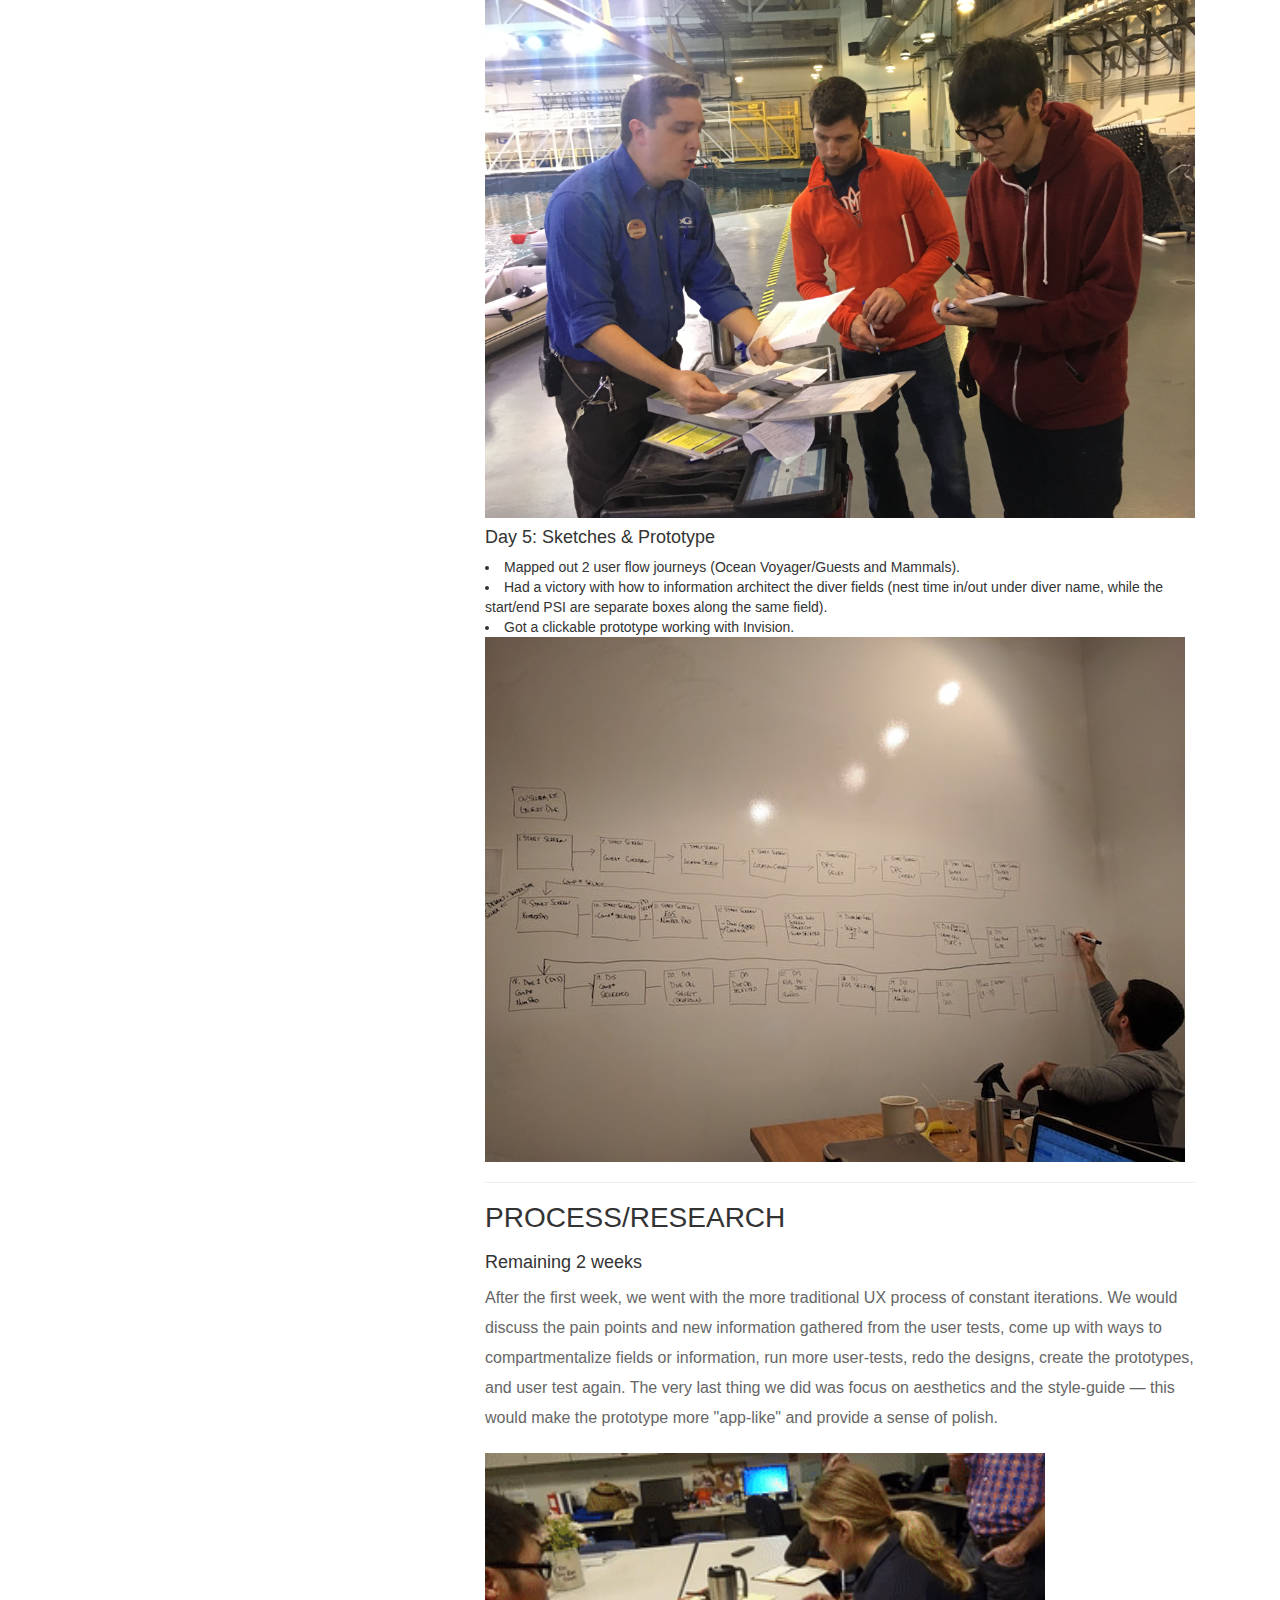
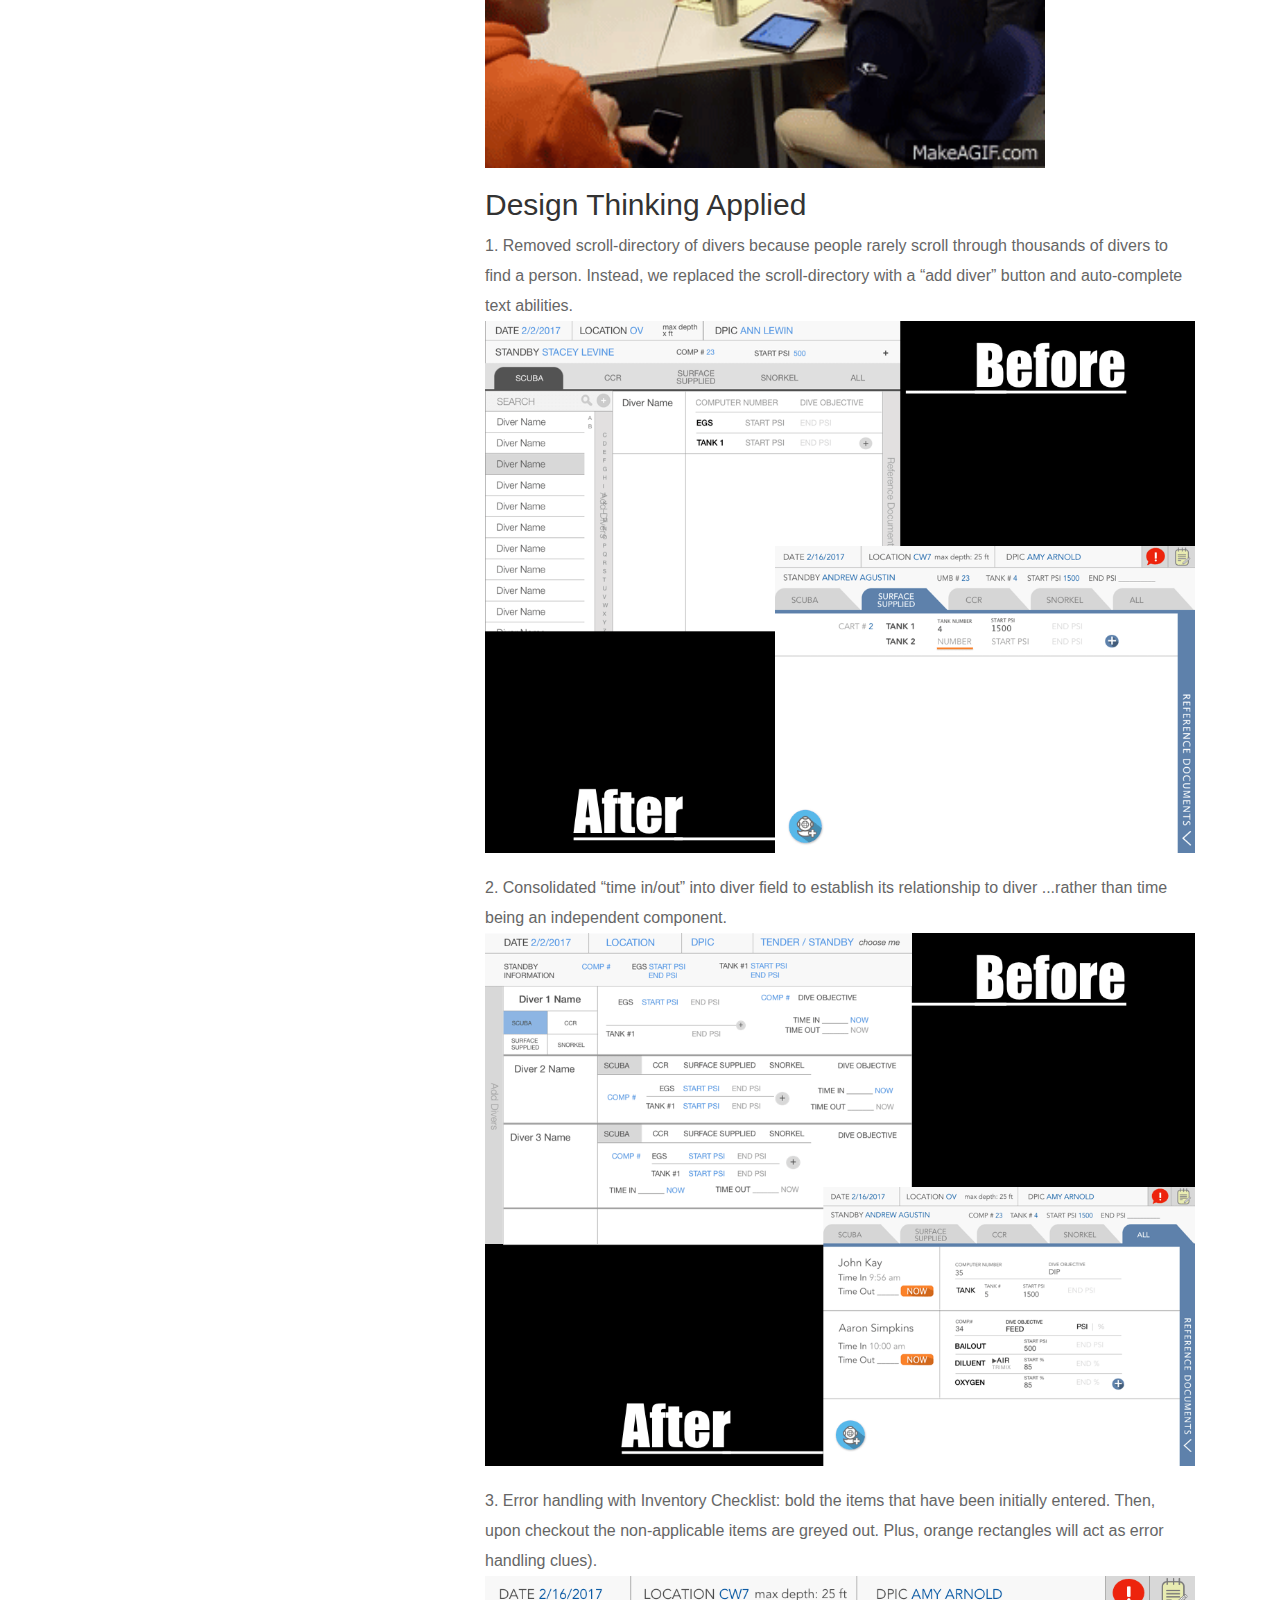
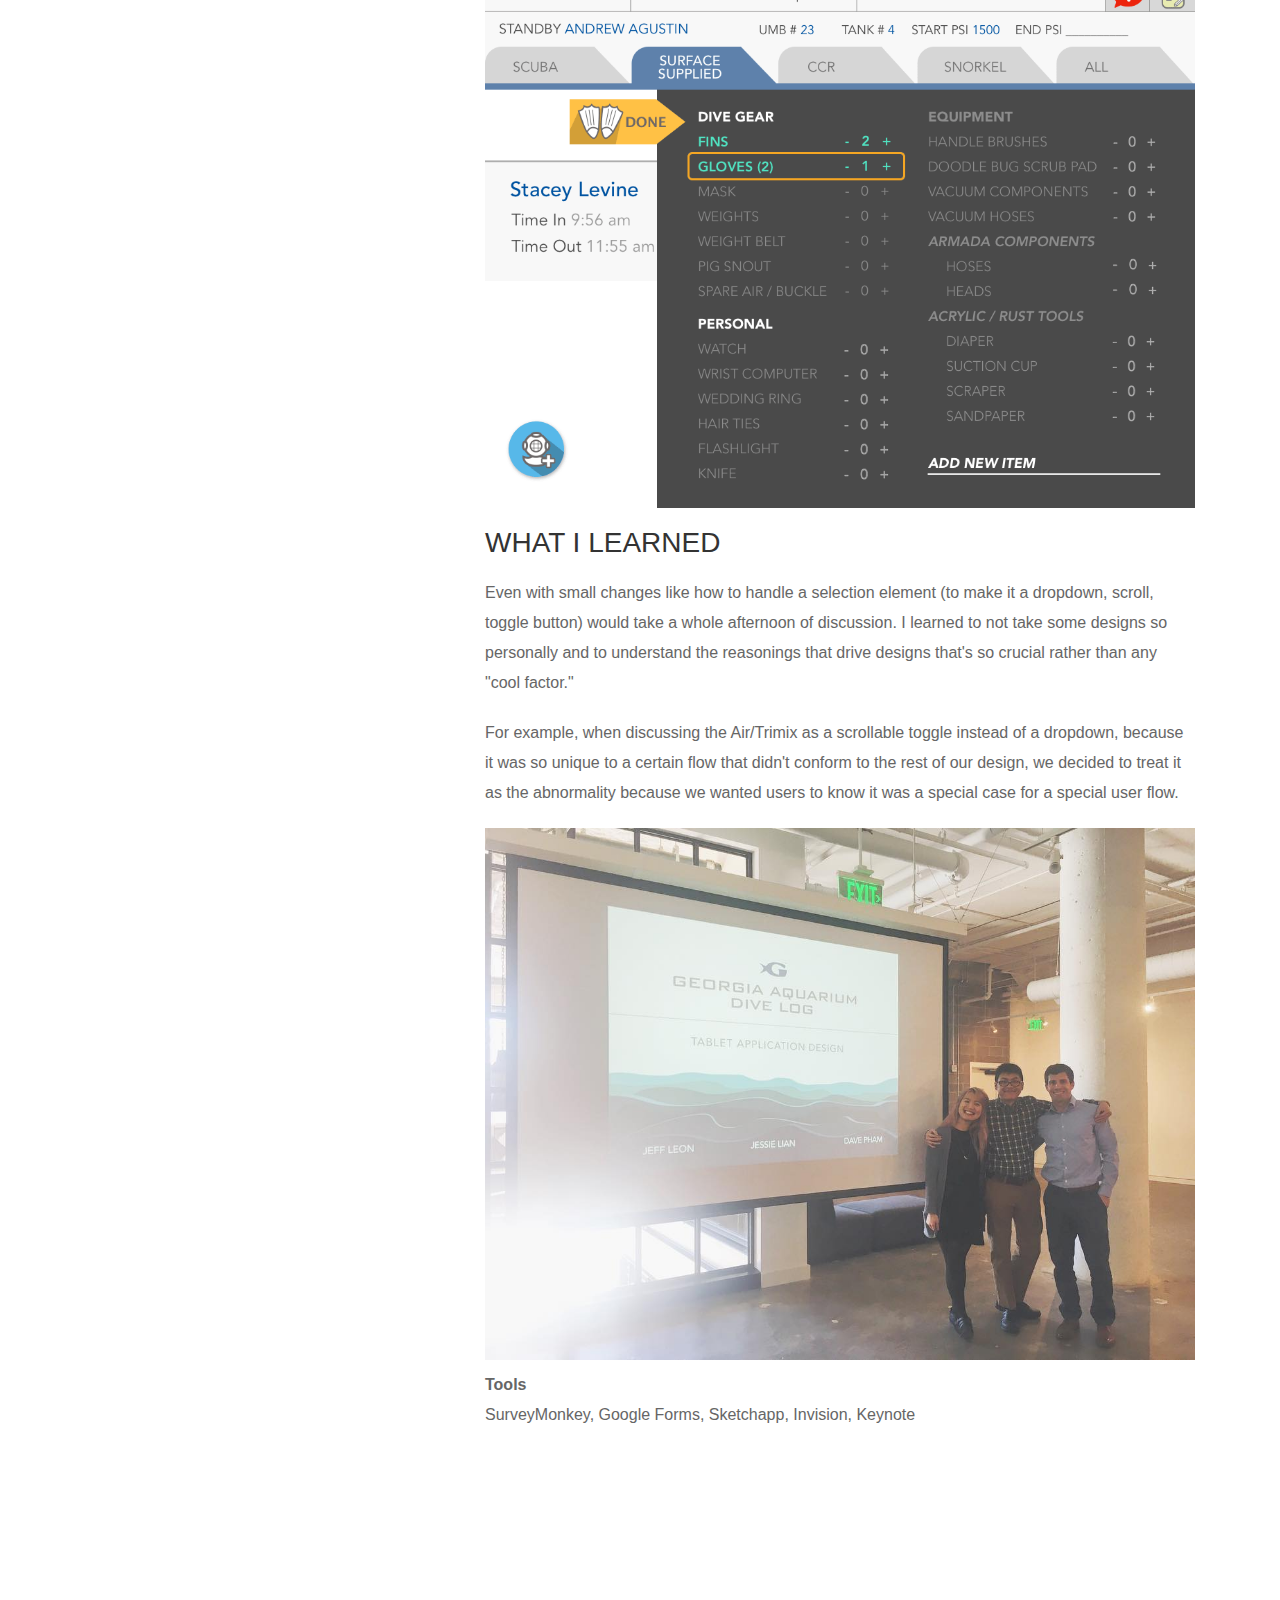
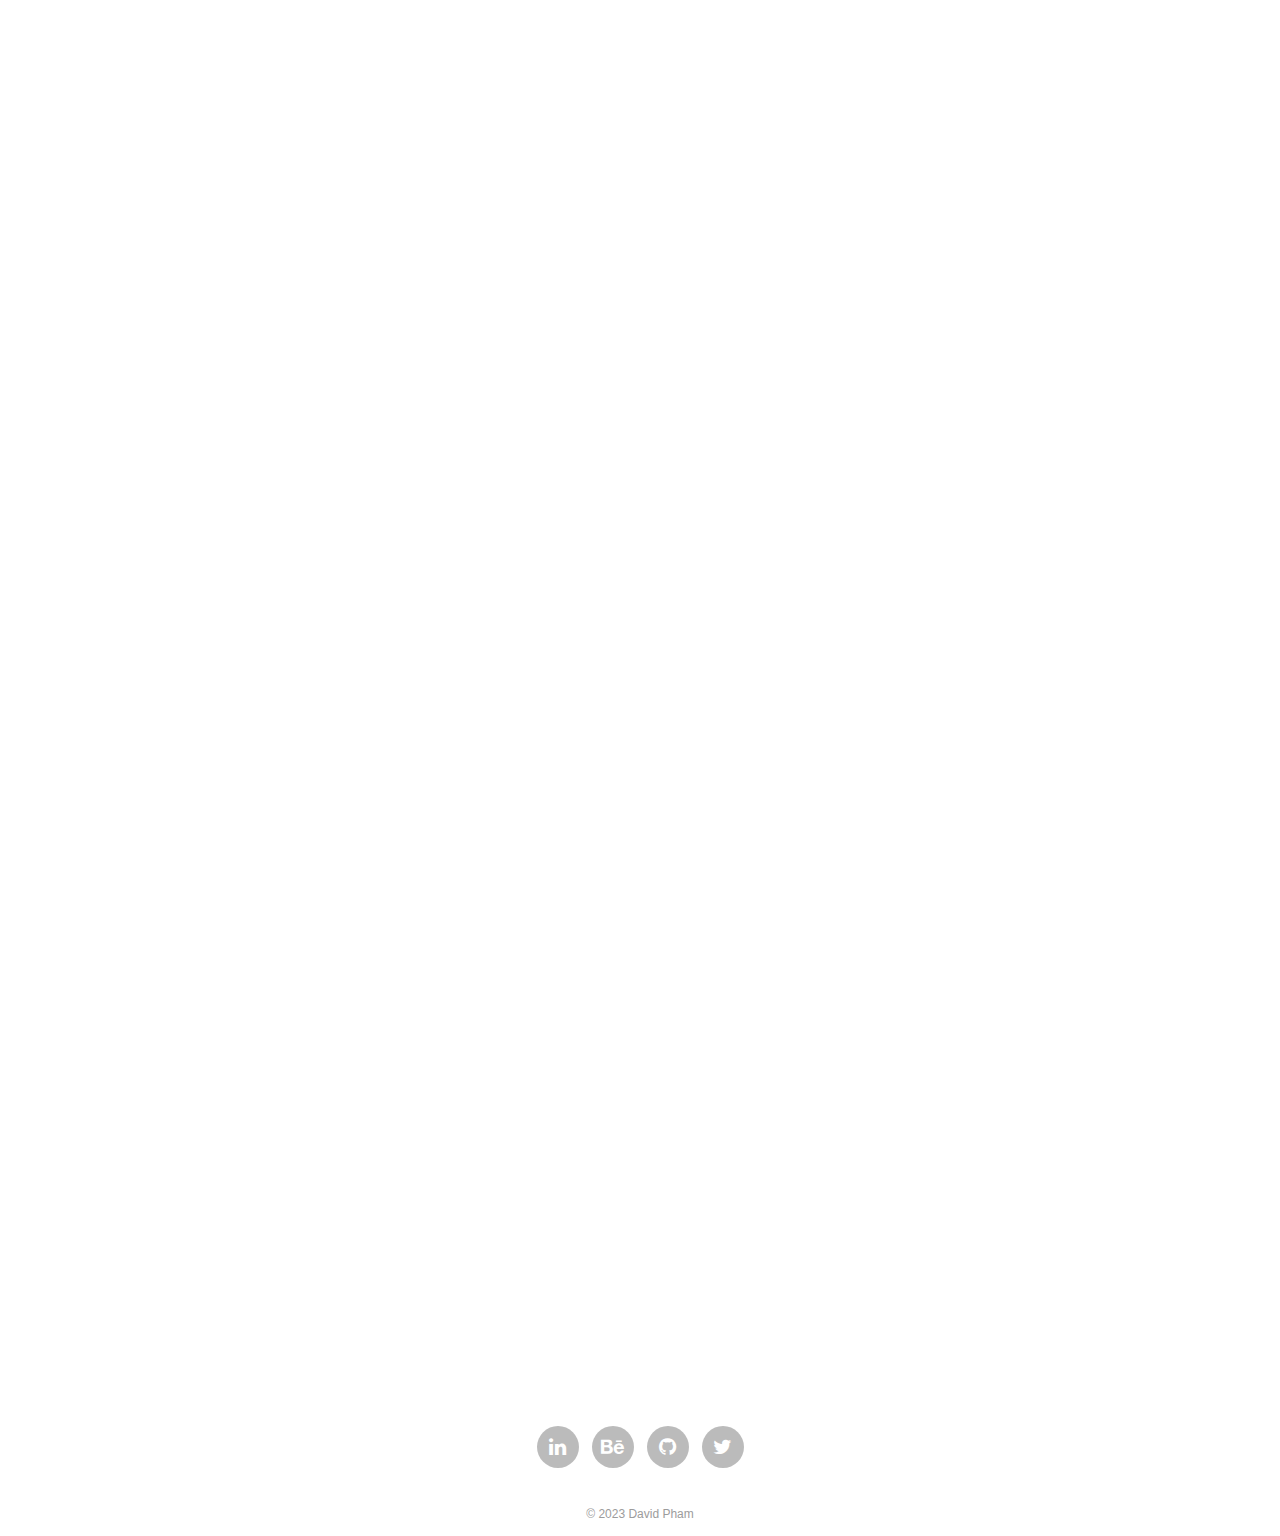
<file: georgiaAquarium.html>
<!DOCTYPE html><meta content="width=device-width,initial-scale=1,maximum-scale=1"name=viewport><meta charset=utf-8><meta content="A case study about the Georgia Aquarium Dive Log"name="Georgia Aquarium"><title>Georgia Aquarium</title><link href=images/favicon.ico rel="shortcut icon"type=image/x-icon><link href=css/bootstrap.min.css rel=stylesheet><style media=screen>body{padding-top:60px}@media (max-width:980px){body{padding-top:50%}}iframe{overflow:hidden}</style><link href=css/effects/set2.css rel=stylesheet><link href=css/effects/normalize.css rel=stylesheet><link href=css/effects/component.css rel=stylesheet><script>!function(e,a,t,n,g,c,o){e.GoogleAnalyticsObject=g,e.ga=e.ga||function(){(e.ga.q=e.ga.q||[]).push(arguments)},e.ga.l=1*new Date,c=a.createElement(t),o=a.getElementsByTagName(t)[0],c.async=1,c.src="https://www.google-analytics.com/analytics.js",o.parentNode.insertBefore(c,o)}(window,document,"script",0,"ga"),ga("create","UA-93022791-1","auto"),ga("send","pageview")</script><nav class="navbar navbar-default navbar-fixed-top"><div class=container-fluid><div class=navbar-header><a href=index.html class="navbar-brand>img"title="David Pham"><img alt="David Pham"src=images/logo.png title="David Pham"></a></div><ul class="nav navbar-nav"><li><a href=index.html>Portfolio</a><li><a href=about.html>About</a><li><a href=images/ResumeDAVIDPHAM.pdf>Resume</a></ul></div></nav><div class=container><main class=container role=main-inner-wrapper><div class=work-details><div class=row><div class="col-sm-12 col-xs-12 col-md-4"><header role=work-title><h2>Dive Log</h2><a href=https://phamous2day.github.io/UXcapstone/#/screens>Try it out <i aria-hidden=true class="fa fa-external-link"></i></a></header></div><div class="col-sm-12 col-xs-12 col-md-8"><section><h1>THE CHALLENGE</h1><p>Dive Operations at the Georgia Aquarium manages all diving activities of the 120 volunteers and staff. A dive log is necessary for the purposes of safety and record keeping. This log may contain information such as date, time, location, dive profile, conditions, and divers. It can provide data important in day-to-day aquarium operations, as well as valuable data in case of a diving accident.<h1>GOALS</h1><li>To create an intuitive and convenient dive-logging tablet application.<li>Allow for management of divers, training, and other information.<li>Have a better and more usable design that reduces user resistance.</li><h1>APPROACH/STRATEGY</h1><p>Applying Google Venture's <a href=http://www.gv.com/sprint/ >"Sprint Methodology"</a> to our 3-week project.<h4>Day 0: Learning Sprint</h4><li>A teammate introduced the book, "Sprint," by Jake Knapp, as a way to streamline our approach.<li>We had 3 weeks to work on the project and wanted to compress our workflow via Sprint Methodology to "Fail fast, fail often" and to "learn fast, learn often."<li>I had burning questions to ask our stakeholders. I thought about doing some background research to be competent on the subject. But as a team we figured it's best not to do base research ... this way, our questions would be purely unbiased because we truly aren't experts in the diving field.</li><img alt="day 0"src=images/georgiaAquarium/0.jpeg class=img-responsive><h4>Day 1: Meeting the Stakeholders</h4><ul><li>Met with stakeholders to discuss the pain points and what they envision the ultimate goal to be: "to make an easy to use dive log tablet app."<li>We got a workflow of how the current process goes: 1) Getting tasks from the "Tender" 2) Then after divers are done, fill out dive logs into paper form, then into the computer.</ul><ul><li>We then made a mind map of the problems and phrased them in the form of "how might we __?" questions.<li>Lastly, we finished a competitive analysis of similar dive-log applications.</li><img alt=day1 src=images/georgiaAquarium/1.jpeg class=img-responsive></ul><h4>Day 2: Affinity Diagram</h4><ul><li>We put our notes together to get a better understanding of what we need to do with the project.</li><img alt=day2 src=images/georgiaAquarium/2.jpeg class=img-responsive></ul><h4>Day 3: Conceptualizing our app</h4><ul><li>Individually, we made our own variations of how the app should look like based on our findings. We then gave each other feedback on what was great or not, then proceeded on to merging our ideas together.</li><img alt=day3 src=images/georgiaAquarium/3.jpeg class=img-responsive></ul><h4>Day 4: Visit to the field</h4><ul><li>Met the multiple users of the current app to get better insight on their pain points.<li>Asked them further questions to get a better understanding of their current workflow.<li>Asked the main stakeholder what ideal features he would like to see in the app.</li><img alt=day4 src=images/georgiaAquarium/4.jpeg class=img-responsive></ul><h4>Day 5: Sketches & Prototype</h4><ul><li>Mapped out 2 user flow journeys (Ocean Voyager/Guests and Mammals).<li>Had a victory with how to information architect the diver fields (nest time in/out under diver name, while the start/end PSI are separate boxes along the same field).<li>Got a clickable prototype working with Invision.</li><img alt=day5 src=images/georgiaAquarium/5.jpeg class=img-responsive></ul><hr><h1>PROCESS/RESEARCH</h1><h4>Remaining 2 weeks</h4><p>After the first week, we went with the more traditional UX process of constant iterations. We would discuss the pain points and new information gathered from the user tests, come up with ways to compartmentalize fields or information, run more user-tests, redo the designs, create the prototypes, and user test again. The very last thing we did was focus on aesthetics and the style-guide — this would make the prototype more "app-like" and provide a sense of polish.</p><img alt="David is facilitating user testing for the dive log app"src=images/georgiaAquarium/usertesting.gif class=img-responsive height=315 width=560><h2>Design Thinking Applied</h2><p>1. Removed scroll-directory of divers because people rarely scroll through thousands of divers to find a person. Instead, we replaced the scroll-directory with a “add diver” button and auto-complete text abilities.<img alt="time checkouts"src=images/georgiaAquarium/iteration.002.png class=img-responsive><p>2. Consolidated “time in/out” into diver field to establish its relationship to diver ...rather than time being an independent component.<img alt="time checkouts"src=images/georgiaAquarium/iteration.001.png class=img-responsive><p>3. Error handling with Inventory Checklist: bold the items that have been initially entered. Then, upon checkout the non-applicable items are greyed out. Plus, orange rectangles will act as error handling clues).<img alt="error handling"src=images/georgiaAquarium/error.png class=img-responsive><h1>WHAT I LEARNED</h1><ul><p>Even with small changes like how to handle a selection element (to make it a dropdown, scroll, toggle button) would take a whole afternoon of discussion. I learned to not take some designs so personally and to understand the reasonings that drive designs that's so crucial rather than any "cool factor."<p>For example, when discussing the Air/Trimix as a scrollable toggle instead of a dropdown, because it was so unique to a certain flow that didn't conform to the rest of our design, we decided to treat it as the abnormality because we wanted users to know it was a special case for a special user flow.</p><img alt=presentation src=images/georgiaAquarium/conclusion.jpeg class=img-responsive></ul><p><strong>Tools</strong><br>SurveyMonkey, Google Forms, Sketchapp, Invision, Keynote</section></div></div><div class=clearfix></div><div class="grid work-images"><ul class="effect-2 grid-lod"id=grid></ul><li><iframe allowfullscreen frameborder=0 height=720 src=//phamous2day.github.io/gAquarium/#/screens width=972 scrolling=no></iframe><iframe allowfullscreen frameborder=0 height=720 src=https://phamous2day.github.io/UXcapstone/#/screens width=972></iframe></div></div></main><footer role=footer><ul role=social-icons><li><a href=https://www.linkedin.com/in/phamdavid><i aria-hidden=true class="fa fa-linkedin"></i></a><li><a href=https://www.behance.net/phamous2day><i aria-hidden=true class="fa fa-behance"></i></a><li><a href=https://github.com/phamous2day><i aria-hidden=true class="fa fa-github"></i></a><li><a href=https://twitter.com/phamous2day><i aria-hidden=true class="fa fa-twitter"></i></a></ul><p class=copy-right>© 2023 David Pham</footer><script src=js/jquery.min.js></script><script src=js/nav.js></script><script src=js/custom.js></script><script src=js/effects/masonry.pkgd.min.js></script><script src=js/effects/imagesloaded.js></script><script src=js/effects/classie.js></script><script src=js/effects/AnimOnScroll.js></script><script src=js/effects/modernizr.custom.js></script><script src=js/html5shiv.js></script>
</file>
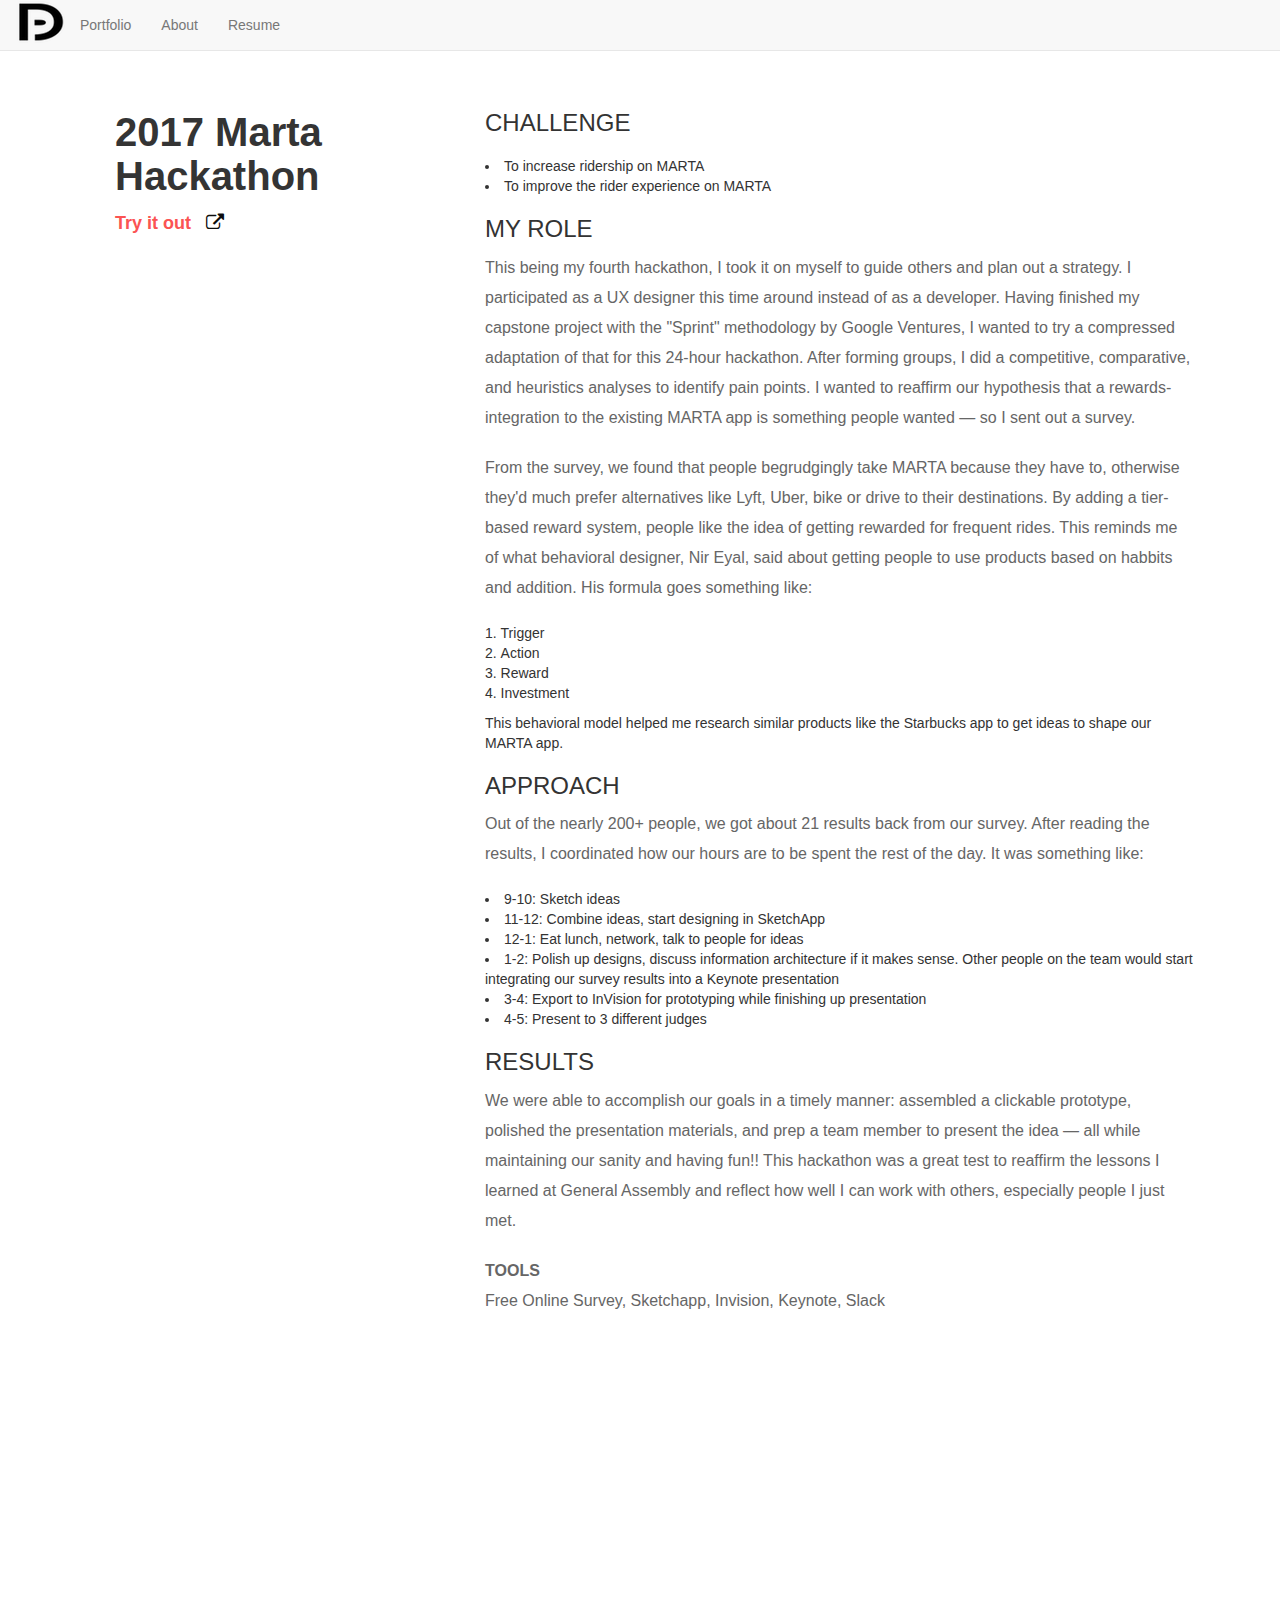
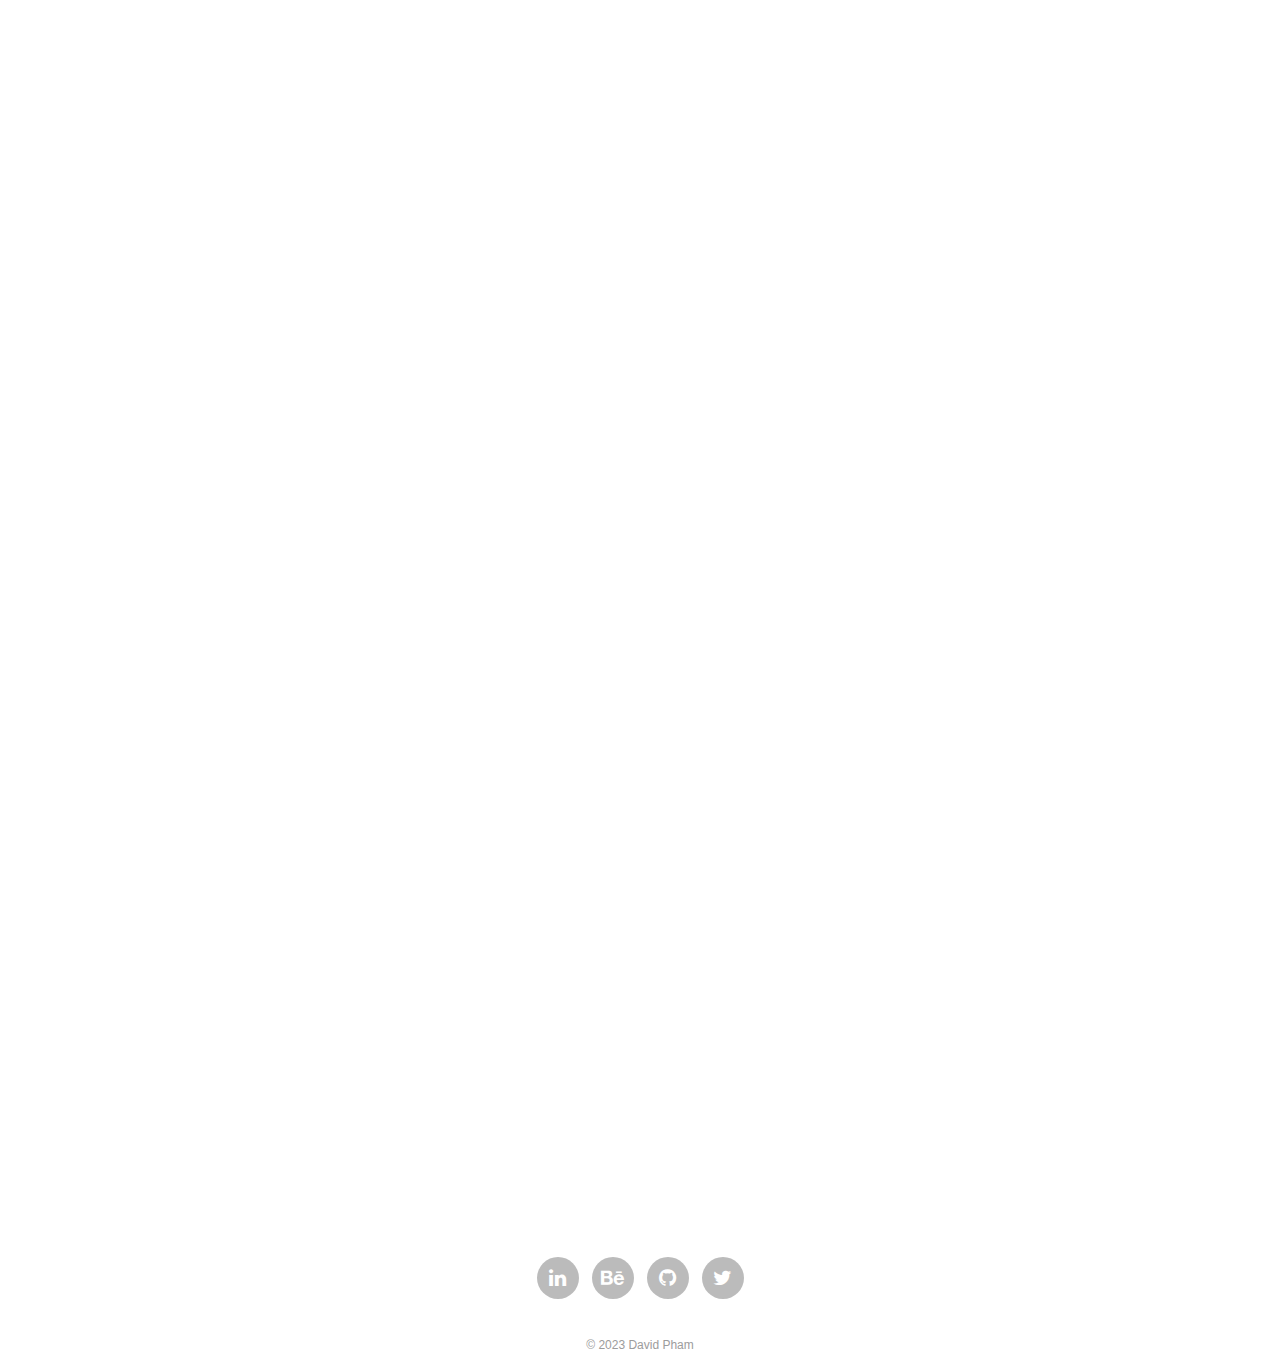
<file: martaRewards.html>
<!DOCTYPE HTML><html><head> <meta name="viewport" content="width=device-width, initial-scale=1, maximum-scale=1"/> <meta charset="utf-8"> <meta name="Marta hackathon" content="A case study about my experience at the 2018 Marta Hackathon"> <title>2017 Marta Hackathon</title> <link rel="shortcut icon" href="images/favicon.ico" type="image/x-icon"> <link rel="stylesheet" href="css/bootstrap.min.css"> <style media="screen"> body{padding-top: 60px}@media (max-width: 980px){body{padding-top: 50%}}</style> <link href="css/effects/set2.css" rel="stylesheet" type="text/css"> <link href="css/effects/normalize.css" rel="stylesheet" type="text/css"> <link href="css/effects/component.css" rel="stylesheet" type="text/css"> <script>(function(i, s, o, g, r, a, m){i['GoogleAnalyticsObject']=r; i[r]=i[r] || function(){(i[r].q=i[r].q || []).push(arguments)}, i[r].l=1 * new Date(); a=s.createElement(o), m=s.getElementsByTagName(o)[0]; a.async=1; a.src=g; m.parentNode.insertBefore(a, m)})(window, document, 'script', 'https://www.google-analytics.com/analytics.js', 'ga'); ga('create', 'UA-93022791-1', 'auto'); ga('send', 'pageview'); </script></head><nav class="navbar navbar-default navbar-fixed-top"> <div class="container-fluid"> <div class="navbar-header"> <a class="navbar-brand>img" href="index.html" title="David Pham"><img src="images/logo.png" title="David Pham" alt="David Pham"/></a> </div><ul class="nav navbar-nav"> <li><a href="index.html">Portfolio</a></li><li><a href="about.html">About</a></li><li><a href="images/ResumeDAVIDPHAM.pdf">Resume</a></li></ul> </div></nav><div class="container"> <body> <main role="main-inner-wrapper" class="container"> <div class="work-details"> <div class="row"> <div class="col-xs-12 col-sm-12 col-md-4"> <header role="work-title"> <h2>2017 Marta Hackathon</h2><a href="https://phamous2day.github.io/martaREWARDS/#/screens">Try it out <i class="fa fa-external-link" aria-hidden="true"></i></a></header> </div><div class="col-xs-12 col-sm-12 col-md-8"> <section> <h3>CHALLENGE</h3> <p> <ul> <li>To increase ridership on MARTA</li><li>To improve the rider experience on MARTA</li></ul> </p><h3>MY ROLE</h3> <p> This being my fourth hackathon, I took it on myself to guide others and plan out a strategy. I participated as a UX designer this time around instead of as a developer. Having finished my capstone project with the "Sprint" methodology by Google Ventures, I wanted to try a compressed adaptation of that for this 24-hour hackathon. After forming groups, I did a competitive, comparative, and heuristics analyses to identify pain points. I wanted to reaffirm our hypothesis that a rewards-integration to the existing MARTA app is something people wanted — so I sent out a survey.</p><p>From the survey, we found that people begrudgingly take MARTA because they have to, otherwise they'd much prefer alternatives like Lyft, Uber, bike or drive to their destinations. By adding a tier-based reward system, people like the idea of getting rewarded for frequent rides. This reminds me of what behavioral designer, Nir Eyal, said about getting people to use products based on habbits and addition. His formula goes something like: <ol> <li>Trigger</li><li>Action</li><li>Reward</li><li>Investment</li></ol>This behavioral model helped me research similar products like the Starbucks app to get ideas to shape our MARTA app.</p><h3>APPROACH</h3> <p> Out of the nearly 200+ people, we got about 21 results back from our survey. After reading the results, I coordinated how our hours are to be spent the rest of the day. It was something like:</p><ul> <li>9-10: Sketch ideas</li><li>11-12: Combine ideas, start designing in SketchApp</li><li>12-1: Eat lunch, network, talk to people for ideas</li><li>1-2: Polish up designs, discuss information architecture if it makes sense. Other people on the team would start integrating our survey results into a Keynote presentation</li><li>3-4: Export to InVision for prototyping while finishing up presentation</li><li>4-5: Present to 3 different judges</li></ul> <h3>RESULTS</h3> <p> We were able to accomplish our goals in a timely manner: assembled a clickable prototype, polished the presentation materials, and prep a team member to present the idea — all while maintaining our sanity and having fun!! This hackathon was a great test to reaffirm the lessons I learned at General Assembly and reflect how well I can work with others, especially people I just met.</p><p><strong>TOOLS</strong> <br/>Free Online Survey, Sketchapp, Invision, Keynote, Slack</p></section> </div></div><div class="clearfix"></div><div class="work-images grid"> <ul class="grid-lod effect-2" id="grid"> <li><img src="images/martaRewards/martaRewards.002.png" class="img-responsive"/></li><li><img src="images/martaRewards/martaRewards.003.png" class="img-responsive"/></li><li><img src="images/martaRewards/martaRewards.004.png" class="img-responsive"/></li><li><img src="images/martaRewards/martaRewards.005.png" class="img-responsive"/></li><li><img src="images/martaRewards/martaRewards.006.png" class="img-responsive"/></li><li><img src="images/martaRewards/martaRewards.007.png" class="img-responsive"/></li><li><img src="images/martaRewards/martaRewards.008.png" class="img-responsive"/></li><li><img src="images/martaRewards/martaRewards.010.png" class="img-responsive"/></li><li> <iframe width="438" height="930" src="//phamous2day.github.io/martaREWARDS/" frameborder="0" allowfullscreen></iframe> </li></ul> </div></div></main> <footer role="footer"> <ul role="social-icons"> <li><a href="https://www.linkedin.com/in/phamdavid"><i class="fa fa-linkedin" aria-hidden="true"></i></a></li><li><a href="https://www.behance.net/phamous2day"><i class="fa fa-behance" aria-hidden="true"></i></a></li><li><a href="https://github.com/phamous2day"><i class="fa fa-github" aria-hidden="true"></i></a></li><li><a href="https://twitter.com/phamous2day"><i class="fa fa-twitter" aria-hidden="true"></i></a></li></ul> <p class="copy-right">&copy; 2023 David Pham</p></footer> <script src="js/jquery.min.js" type="text/javascript"></script> <script src="js/nav.js" type="text/javascript"></script> <script src="js/custom.js" type="text/javascript"></script> <script src="js/effects/masonry.pkgd.min.js" type="text/javascript"></script> <script src="js/effects/imagesloaded.js" type="text/javascript"></script> <script src="js/effects/classie.js" type="text/javascript"></script> <script src="js/effects/AnimOnScroll.js" type="text/javascript"></script> <script src="js/effects/modernizr.custom.js"></script> <script src="js/html5shiv.js" type="text/javascript"></script> </body></html>
</file>
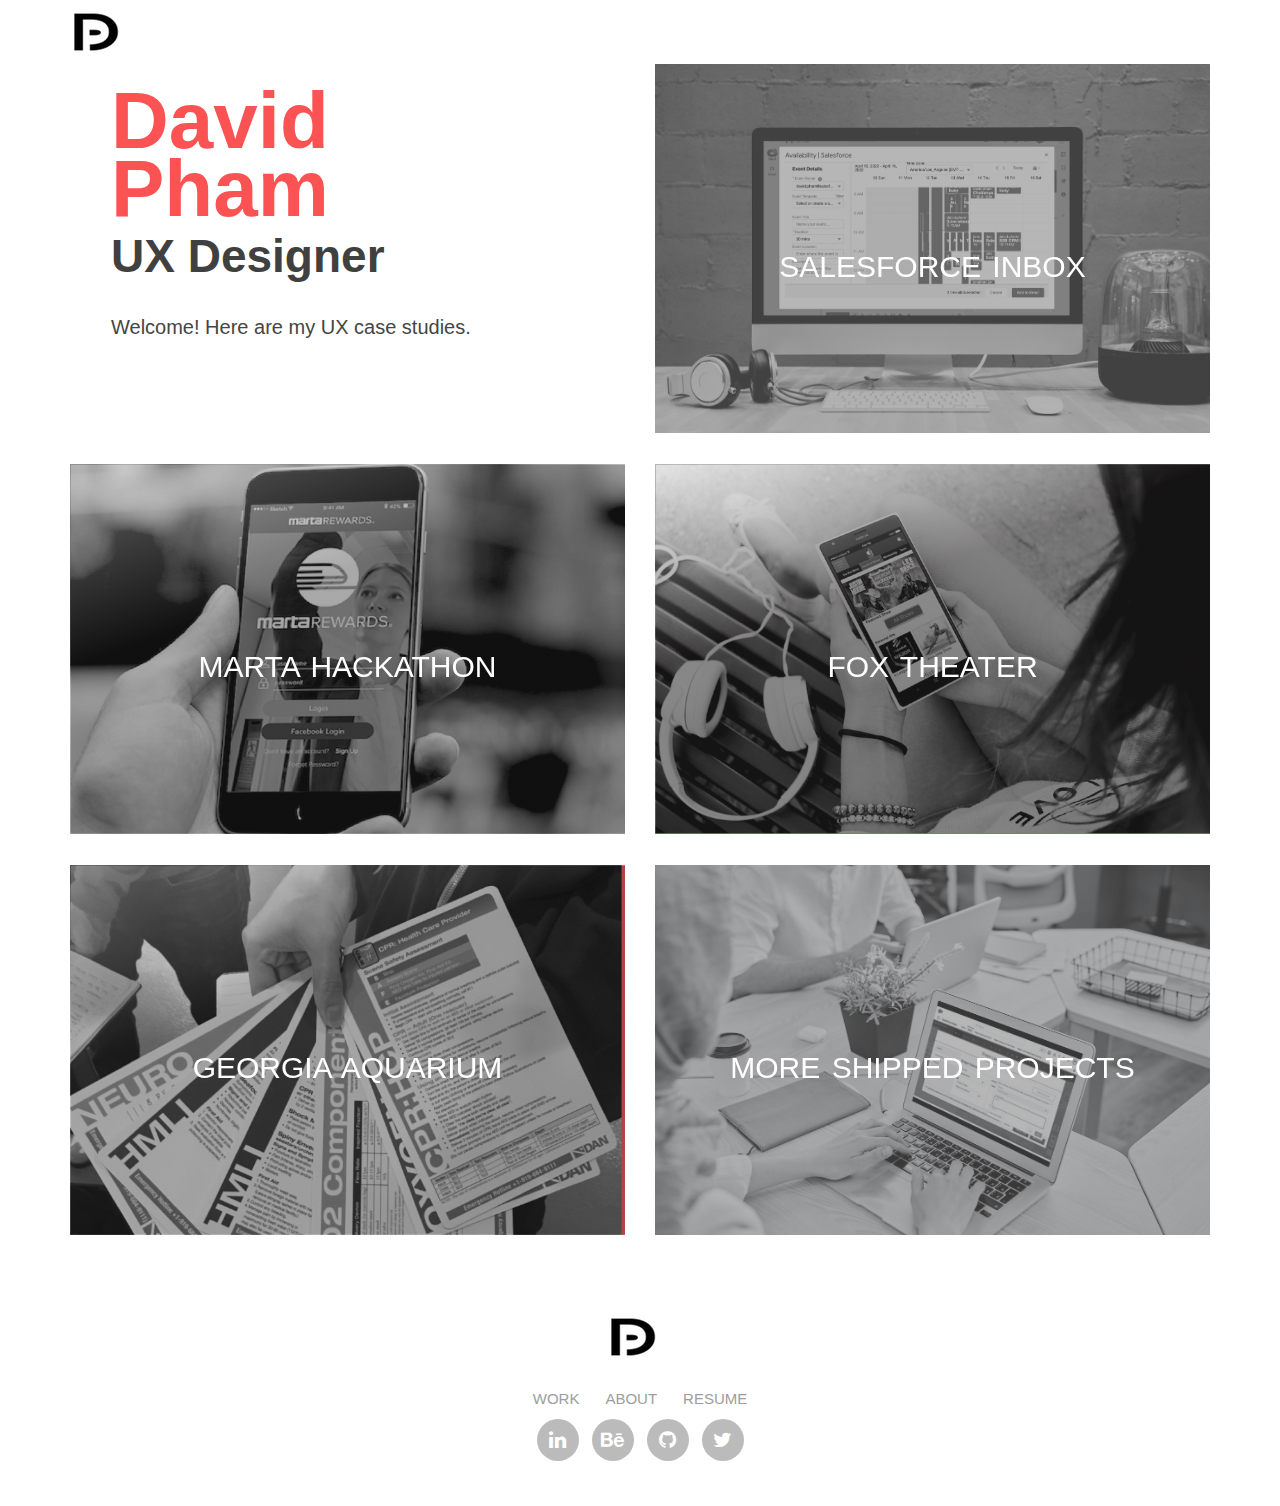
<file: Redirect.html>
<!DOCTYPE HTML>
<html lang="en-US">
    <head>
        <meta charset="UTF-8">
        <meta http-equiv="refresh" content="1; url=https://phamous2day.github.io/thedavidpham/">
        <script type="text/javascript">
            window.location.href = "https://phamous2day.github.io/thedavidpham/"
        </script>
        <title>Page Redirection</title>
    </head>
    <body>
        <!-- Note: don't tell people to `click` the link, just tell them that it is a link. -->
        If you are not redirected automatically, follow this <a href='https://phamous2day.github.io/thedavidpham/'>link to example</a>.
    </body>
</html>
</file>
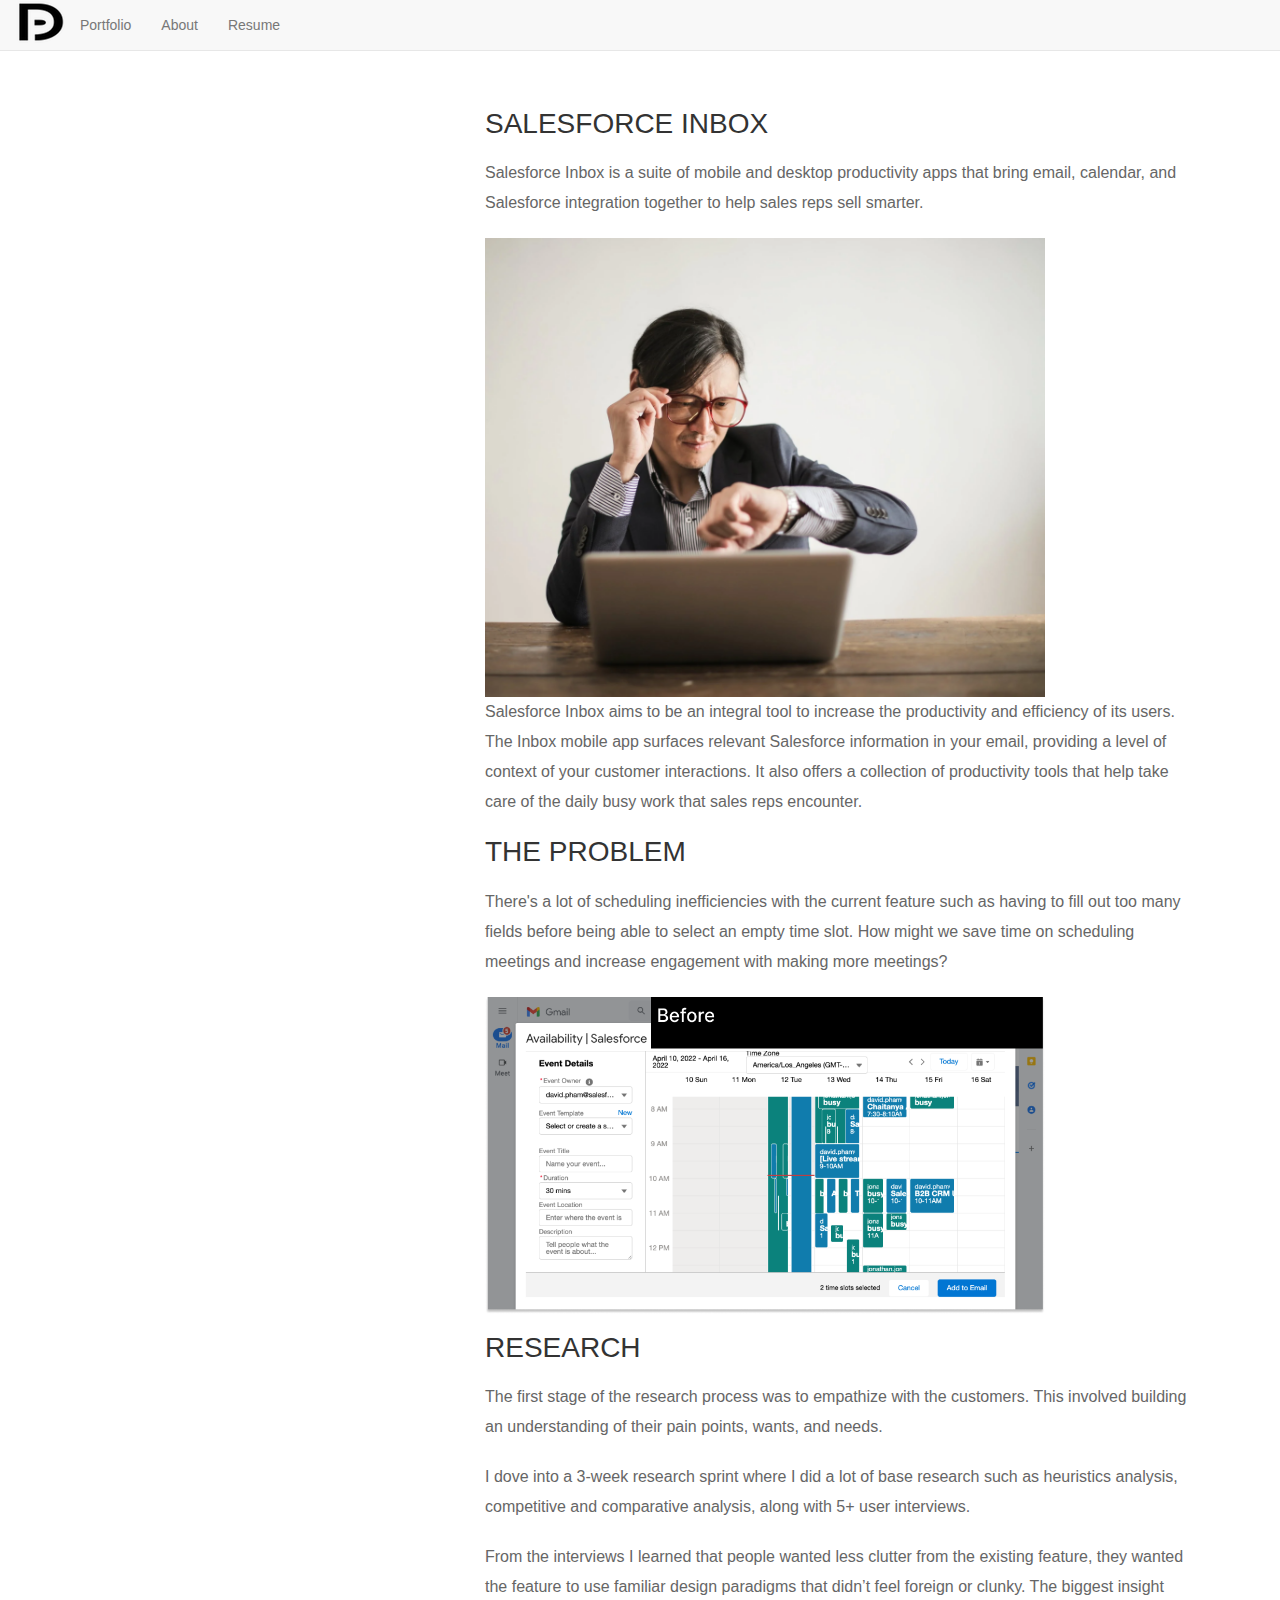
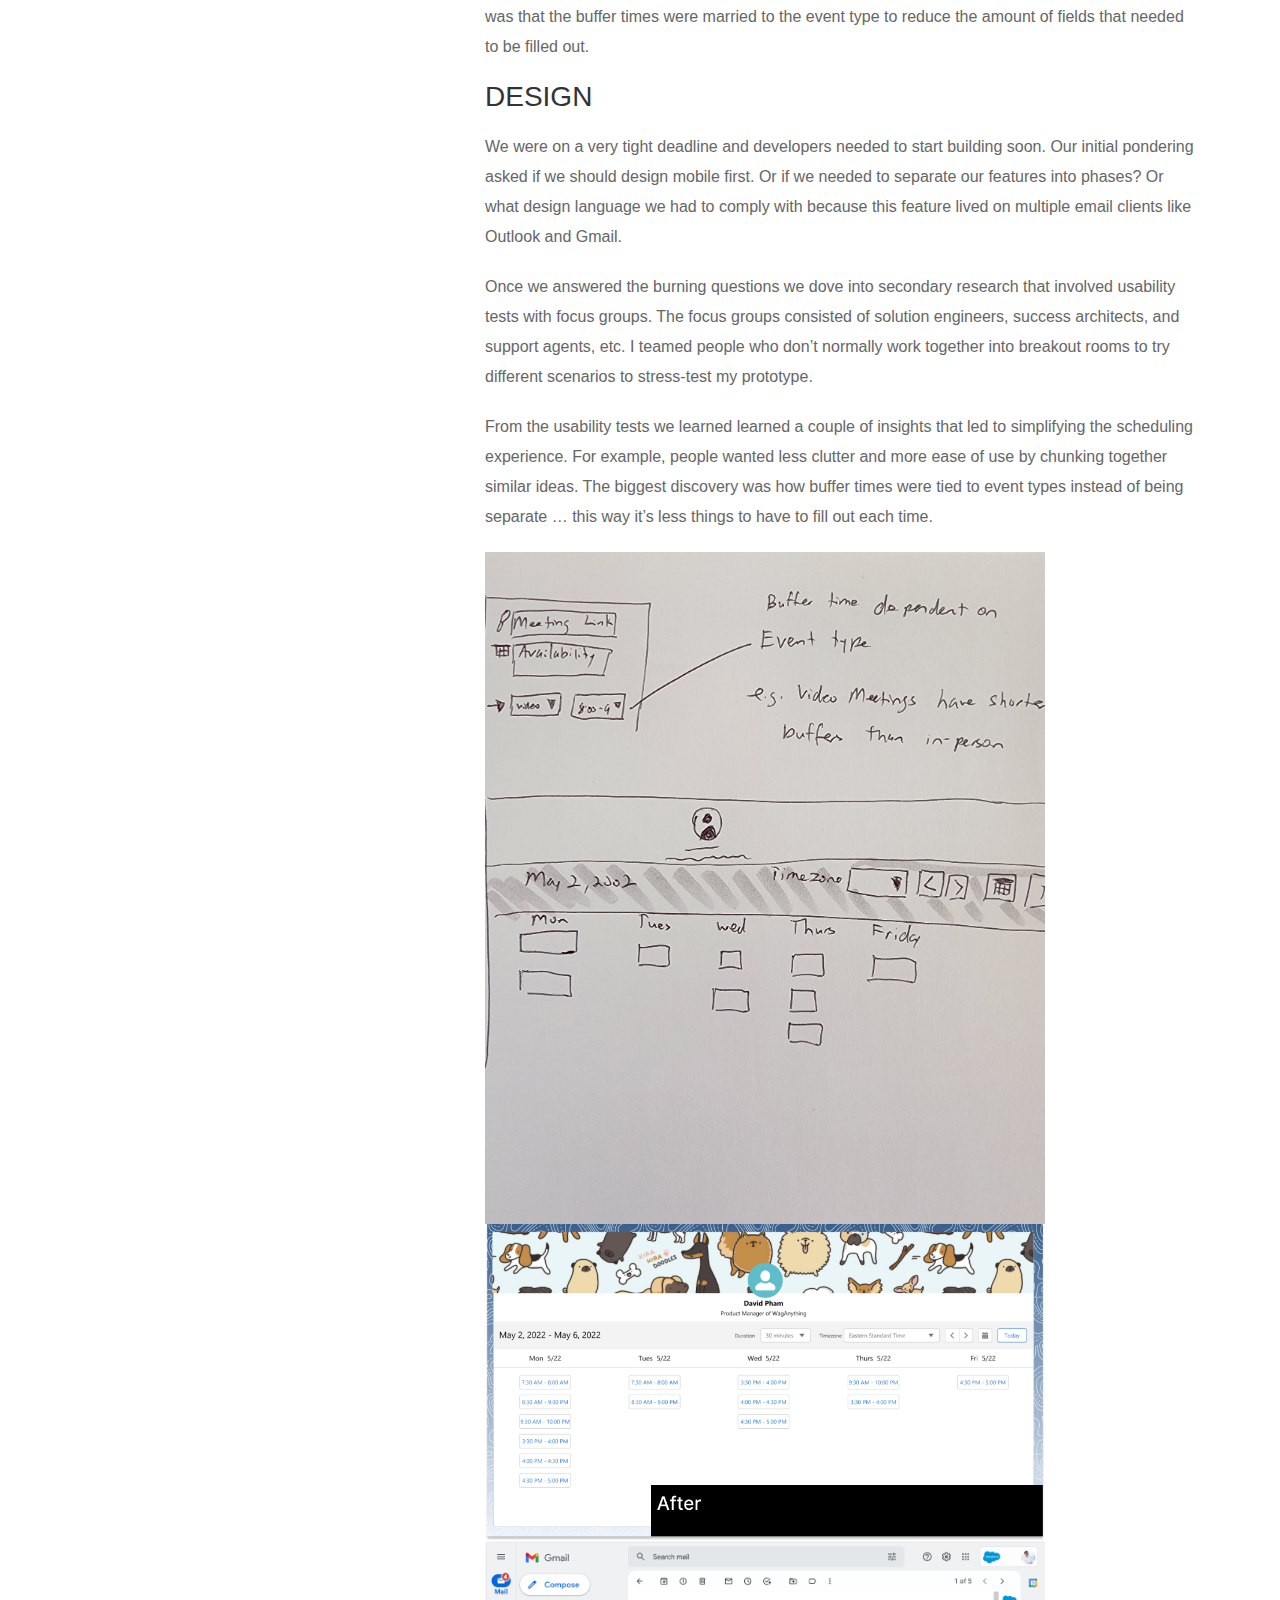
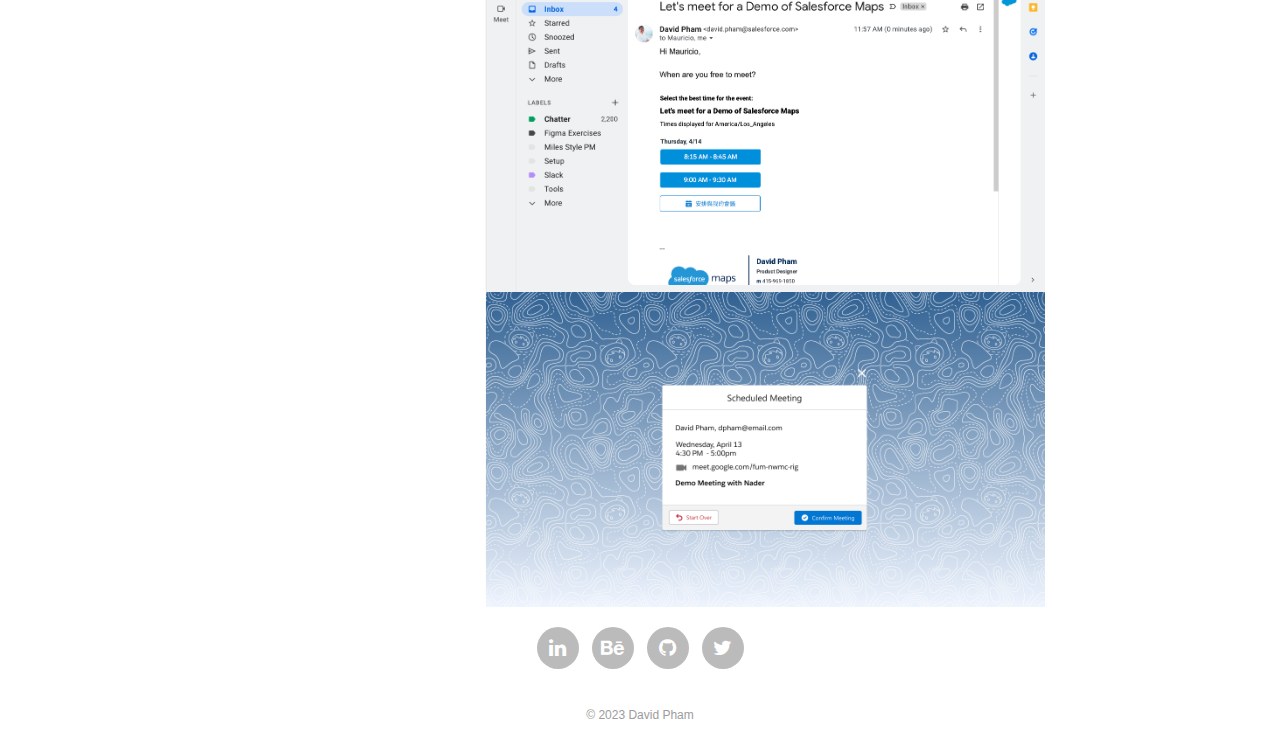
<file: salesforceinbox.html>
<!DOCTYPE html>
<meta content="width=device-width,initial-scale=1,maximum-scale=1" name=viewport>
<meta charset=utf-8>
<meta content="A case study about the Salesforce Inbox" name="Salesforce Inbox">
<title>Salesforce Inbox</title>
<link href=images/favicon.ico rel="shortcut icon" type=image/x-icon>
<link href=css/bootstrap.min.css rel=stylesheet>
<style media=screen>
  body {
    padding-top: 60px
  }

  @media (max-width:980px) {
    body {
      padding-top: 50%
    }
  }

  iframe {
    overflow: hidden
  }
</style>
<link href=css/effects/set2.css rel=stylesheet>
<link href=css/effects/normalize.css rel=stylesheet>
<link href=css/effects/component.css rel=stylesheet>
<script>
  ! function(e, a, t, n, g, c, o) {
    e.GoogleAnalyticsObject = g, e.ga = e.ga || function() {
      (e.ga.q = e.ga.q || []).push(arguments)
    }, e.ga.l = 1 * new Date, c = a.createElement(t), o = a.getElementsByTagName(t)[0], c.async = 1, c.src = "https://www.google-analytics.com/analytics.js", o.parentNode.insertBefore(c, o)
  }(window, document, "script", 0, "ga"), ga("create", "UA-93022791-1", "auto"), ga("send", "pageview")
</script>
<nav class="navbar navbar-default navbar-fixed-top">
  <div class=container-fluid>
    <div class=navbar-header>
      <a href=index.html class="navbar-brand>img" title="David Pham">
        <img alt="David Pham" src=images/logo.png title="David Pham">
      </a>
    </div>
    <ul class="nav navbar-nav">
      <li>
        <a href=index.html>Portfolio</a>
      <li>
        <a href=about.html>About</a>
      <li>
        <a href=images/ResumeDAVIDPHAM.pdf>Resume</a>
    </ul>
  </div>
</nav>
<div class=container>
  <main class=container role=main-inner-wrapper>
    <div class=work-details>
      <div class=row>
        <div class="col-sm-12 col-xs-12 col-md-4">
          <!-- <header role=work-title><h2>Dive Log</h2><a href=https://phamous2day.github.io/UXcapstone/#/screens>Try it out <i aria-hidden=true class="fa fa-external-link"></i></a></header> -->
        </div>
        <div class="col-xs-12 col-sm-12 col-md-8">
          <section>
            <h1>SALESFORCE INBOX</h1>
            <p>Salesforce Inbox is a suite of mobile and desktop productivity apps that bring email, calendar, and Salesforce integration together to help sales reps sell smarter.</p>
            <img width="560" height="315" src="images/salesforceinbox/salesforceinbox3.png" class="img-responsive" />
            <p>Salesforce Inbox aims to be an integral tool to increase the productivity and efficiency of its users. The Inbox mobile app surfaces relevant Salesforce information in your email, providing a level of context of your customer interactions. It also offers a collection of productivity tools that help take care of the daily busy work that sales reps encounter.</p>
            <h1>THE PROBLEM</h1>
            <p>There's a lot of scheduling inefficiencies with the current feature such as having to fill out too many fields before being able to select an empty time slot. How might we save time on scheduling meetings and increase engagement with making more meetings?</p>
            <img width="560" height="315" src="images/salesforceinbox/salesforceinbox.png" class="img-responsive" />
            <h1>RESEARCH</h1>
            <p>The first stage of the research process was to empathize with the customers. This involved building an understanding of their pain points, wants, and needs.</p>
            <p>I dove into a 3-week research sprint where I did a lot of base research such as heuristics analysis, competitive and comparative analysis, along with 5+ user interviews.</p>
            <p>From the interviews I learned that people wanted less clutter from the existing feature, they wanted the feature to use familiar design paradigms that didn’t feel foreign or clunky. The biggest insight was that the buffer times were married to the event type to reduce the amount of fields that needed to be filled out.</p>
            <h1>DESIGN</h1>
            <p>We were on a very tight deadline and developers needed to start building soon. Our initial pondering asked if we should design mobile first. Or if we needed to separate our features into phases? Or what design language we had to comply with because this feature lived on multiple email clients like Outlook and Gmail. </p>
            <p> Once we answered the burning questions we dove into secondary research that involved usability tests with focus groups. The focus groups consisted of solution engineers, success architects, and support agents, etc. I teamed people who don’t normally work together into breakout rooms to try different scenarios to stress-test my prototype. </p>
            <p> From the usability tests we learned learned a couple of insights that led to simplifying the scheduling experience. For example, people wanted less clutter and more ease of use by chunking together similar ideas. The biggest discovery was how buffer times were tied to event types instead of being separate … this way it’s less things to have to fill out each time. </p>
            <img width="560" height="315" src="images/salesforceinbox/salesforceinbox7.png" class="img-responsive" />
            <img width="560" height="315" src="images/salesforceinbox/salesforceinbox5.png" class="img-responsive" />
            <img width="560" height="315" src="images/salesforceinbox/salesforceinbox4.png" class="img-responsive" />
            <img width="560" height="315" src="images/salesforceinbox/salesforceinbox6.png" class="img-responsive" />
          </section>
        </div>
      </div>
      <div class=clearfix></div>
      <!-- <div class="grid work-images"><ul class="effect-2 grid-lod" id=grid></ul><li><iframe allowfullscreen frameborder=0 height=720 src=//phamous2day.github.io/gAquarium/#/screens width=972 scrolling=no></iframe><iframe allowfullscreen frameborder=0 height=720 src=https://phamous2day.github.io/UXcapstone/#/screens width=972></iframe></div> -->
    </div>
  </main>
  <footer role=footer>
    <ul role=social-icons>
      <li>
        <a href=https://www.linkedin.com/in/phamdavid>
          <i aria-hidden=true class="fa fa-linkedin"></i>
        </a>
      <li>
        <a href=https://www.behance.net/phamous2day>
          <i aria-hidden=true class="fa fa-behance"></i>
        </a>
      <li>
        <a href=https://github.com/phamous2day>
          <i aria-hidden=true class="fa fa-github"></i>
        </a>
      <li>
        <a href=https://twitter.com/phamous2day>
          <i aria-hidden=true class="fa fa-twitter"></i>
        </a>
    </ul>
    <p class=copy-right>© 2023 David Pham
  </footer>
  <script src=js/jquery.min.js></script>
  <script src=js/nav.js></script>
  <script src=js/custom.js></script>
  <script src=js/effects/masonry.pkgd.min.js></script>
  <script src=js/effects/imagesloaded.js></script>
  <script src=js/effects/classie.js></script>
  <script src=js/effects/AnimOnScroll.js></script>
  <script src=js/effects/modernizr.custom.js></script>
  <script src=js/html5shiv.js></script>
</file>
<file: css/effects/set2.css>
.grid{position:relative;list-style:none;overflow:hidden;text-align:center;}
.grid figure{position:relative;margin-bottom:31px;overflow:hidden;min-width:100%;max-width:100%;width:100%;background:#3085a3;text-align:center;cursor:pointer;}
.grid figure img{position:relative;display:block;max-width:100%;opacity:0.8;}
.grid figure figcaption{padding:0;color:#fff;text-transform:uppercase;font-size:1.25em;-webkit-backface-visibility:hidden;backface-visibility:hidden;line-height:100%;}
.grid figure figcaption header a{}
.grid figure figcaption::before,
.grid figure figcaption::after{pointer-events:none;}
.grid figure figcaption,
.grid figure figcaption > a{position:absolute;top:0;left:0;width:100%;height:100%;}
.grid figure figcaption > a{z-index:1000;text-indent:200%;white-space:nowrap;font-size:0;opacity:0;}
.grid figure h2{word-spacing:0.1em;font-weight:400;color:#FFF;}
.grid figure h2 span{font-weight:800;}
.grid figure h2,
.grid figure p{margin:0;}
.grid figure p{letter-spacing:1px;font-size:16px;line-height:22px;}
figure.effect-oscar{background-color:#fb5353;}
figure.effect-oscar img{opacity:1;-webkit-transition:opacity 0.35s;transition:opacity 0.35s;}
figure.effect-oscar figcaption{padding:4em;background-color:rgba(58,52,42,0);-webkit-transition:background-color 0.35s;transition:background-color 0.35s;}
figure.effect-oscar figcaption::before{position:absolute;top:30px;right:30px;bottom:30px;left:30px;border:1px solid #fff;content:'';}
figure.effect-oscar h2{font-weight:400;margin:20% 0 10px 0;-webkit-transition:-webkit-transform 0.35s;transition:transform 0.35s;-webkit-transform:translate3d(0,100%,0);transform:translate3d(0,100%,0);}
figure.effect-oscar h2 span{font-weight:800}
figure.effect-oscar figcaption::before,
figure.effect-oscar p{font-weight:400;opacity:0;-webkit-transition:opacity 0.35s, -webkit-transform 0.35s;transition:opacity 0.35s, transform 0.35s;-webkit-transform:scale(0);transform:scale(0);}
figure.effect-oscar:hover h2{-webkit-transform:translate3d(0,0,0);transform:translate3d(0,0,0);}
figure.effect-oscar:hover figcaption::before,
figure.effect-oscar:hover p{opacity:1;-webkit-transform:scale(1);transform:scale(1);}
figure.effect-oscar:hover figcaption{background-color:rgba(58,52,42,0);}
figure.effect-oscar:hover img{opacity:0.4;}
@media screen and (max-width:50em){.content{padding:0 10px;text-align:center;}
.grid figure{display:inline-block;float:none;margin:10px auto;width:100%;}
}
@media (min-width:768px) and (max-width:991px){figure.effect-oscar figcaption::before{left:10px;right:10px;top:10px;bottom:10px;}
figure.effect-oscar figcaption{padding:0em}
figure.effect-oscar h2{font-size:20px;}
figure.effect-oscar p{font-size:13px;padding:2%;display:block;width:90%;margin:0 auto;}
}
@media (max-width:767px){figure.effect-oscar figcaption::before{left:10px;right:10px;top:10px;bottom:10px;}
figure.effect-oscar figcaption{padding:0em}
figure.effect-oscar h2{font-size:15px;}
figure.effect-oscar p{font-size:13px;padding:2%;display:block;width:90%;margin:0 auto;}
}
</file>
<file: css/effects/component.css>
.grid-lod{}
.grid-lod li{display:block;opacity:0;}
.grid-lod li.shown,
.no-js .grid-lod li,
.no-cssanimations .grid-lod li{opacity:1;}
.grid-lod li a,
.grid-lod li img{outline:none;border:none;display:block;max-width:100%;}
.grid-lod.effect-1 li.animate{-webkit-animation:fadeIn 0.65s ease forwards;animation:fadeIn 0.65s ease forwards;}
@-webkit-keyframes fadeIn{0%{}
100%{opacity:1;}
}
@keyframes fadeIn{0%{}
100%{opacity:1;}
}
.grid-lod.effect-2 li.animate{-webkit-transform:translateY(200px);transform:translateY(200px);-webkit-animation:moveUp 0.65s ease forwards;animation:moveUp 0.65s ease forwards;}
@-webkit-keyframes moveUp{0%{}
100%{-webkit-transform:translateY(0);opacity:1;}
}
@keyframes moveUp{0%{}
100%{-webkit-transform:translateY(0);transform:translateY(0);opacity:1;}
}
.grid-lod.effect-3 li.animate{-webkit-transform:scale(0.6);transform:scale(0.6);-webkit-animation:scaleUp 0.65s ease-in-out forwards;animation:scaleUp 0.65s ease-in-out forwards;}
@-webkit-keyframes scaleUp{0%{}
100%{-webkit-transform:scale(1);opacity:1;}
}
@keyframes scaleUp{0%{}
100%{-webkit-transform:scale(1);transform:scale(1);opacity:1;}
}
.grid-lod.effect-4{-webkit-perspective:1300px;perspective:1300px;}
.grid-lod.effect-4 li.animate{-webkit-transform-style:preserve-3d;transform-style:preserve-3d;-webkit-transform:translateZ(400px) translateY(300px) rotateX(-90deg);transform:translateZ(400px) translateY(300px) rotateX(-90deg);-webkit-animation:fallPerspective .8s ease-in-out forwards;animation:fallPerspective .8s ease-in-out forwards;}
@-webkit-keyframes fallPerspective{0%{}
100%{-webkit-transform:translateZ(0px) translateY(0px) rotateX(0deg);opacity:1;}
}
@keyframes fallPerspective{0%{}
100%{-webkit-transform:translateZ(0px) translateY(0px) rotateX(0deg);transform:translateZ(0px) translateY(0px) rotateX(0deg);opacity:1;}
}
.grid-lod.effect-5{-webkit-perspective:1300px;perspective:1300px;}
.grid-lod.effect-5 li.animate{-webkit-transform-style:preserve-3d;transform-style:preserve-3d;-webkit-transform-origin:50% 50% -300px;transform-origin:50% 50% -300px;-webkit-transform:rotateX(-180deg);transform:rotateX(-180deg);-webkit-animation:fly .8s ease-in-out forwards;animation:fly .8s ease-in-out forwards;}
@-webkit-keyframes fly{0%{}
100%{-webkit-transform:rotateX(0deg);opacity:1;}
}
@keyframes fly{0%{}
100%{-webkit-transform:rotateX(0deg);transform:rotateX(0deg);opacity:1;}
}
.grid-lod.effect-6{-webkit-perspective:1300px;perspective:1300px;}
.grid-lod.effect-6 li.animate{-webkit-transform-style:preserve-3d;transform-style:preserve-3d;-webkit-transform-origin:0% 0%;transform-origin:0% 0%;-webkit-transform:rotateX(-80deg);transform:rotateX(-80deg);-webkit-animation:flip .8s ease-in-out forwards;animation:flip .8s ease-in-out forwards;}
@-webkit-keyframes flip{0%{}
100%{-webkit-transform:rotateX(0deg);opacity:1;}
}
@keyframes flip{0%{}
100%{-webkit-transform:rotateX(0deg);transform:rotateX(0deg);opacity:1;}
}
.grid-lod.effect-7{-webkit-perspective:1300px;perspective:1300px;}
.grid-lod.effect-7 li.animate{-webkit-transform-style:preserve-3d;transform-style:preserve-3d;-webkit-transform:rotateY(-180deg);transform:rotateY(-180deg);-webkit-animation:helix .8s ease-in-out forwards;animation:helix .8s ease-in-out forwards;}
@-webkit-keyframes helix{0%{}
100%{-webkit-transform:rotateY(0deg);opacity:1;}
}
@keyframes helix{0%{}
100%{-webkit-transform:rotateY(0deg);transform:rotateY(0deg);opacity:1;}
}
.grid-lod.effect-8{-webkit-perspective:1300px;perspective:1300px;}
.grid-lod.effect-8 li.animate{-webkit-transform-style:preserve-3d;transform-style:preserve-3d;-webkit-transform:scale(0.4);transform:scale(0.4);-webkit-animation:popUp .8s ease-in forwards;animation:popUp .8s ease-in forwards;}
@-webkit-keyframes popUp{0%{}
70%{-webkit-transform:scale(1.1);opacity:.8;-webkit-animation-timing-function:ease-out;}
100%{-webkit-transform:scale(1);opacity:1;}
}
@keyframes popUp{0%{}
70%{-webkit-transform:scale(1.1);transform:scale(1.1);opacity:.8;-webkit-animation-timing-function:ease-out;animation-timing-function:ease-out;}
100%{-webkit-transform:scale(1);transform:scale(1);opacity:1;}
}
@media screen and (max-width:900px){.grid-lod li{width:50%;}
}
@media screen and (max-width:400px){.grid-lod li{width:100%;}
}
</file>
